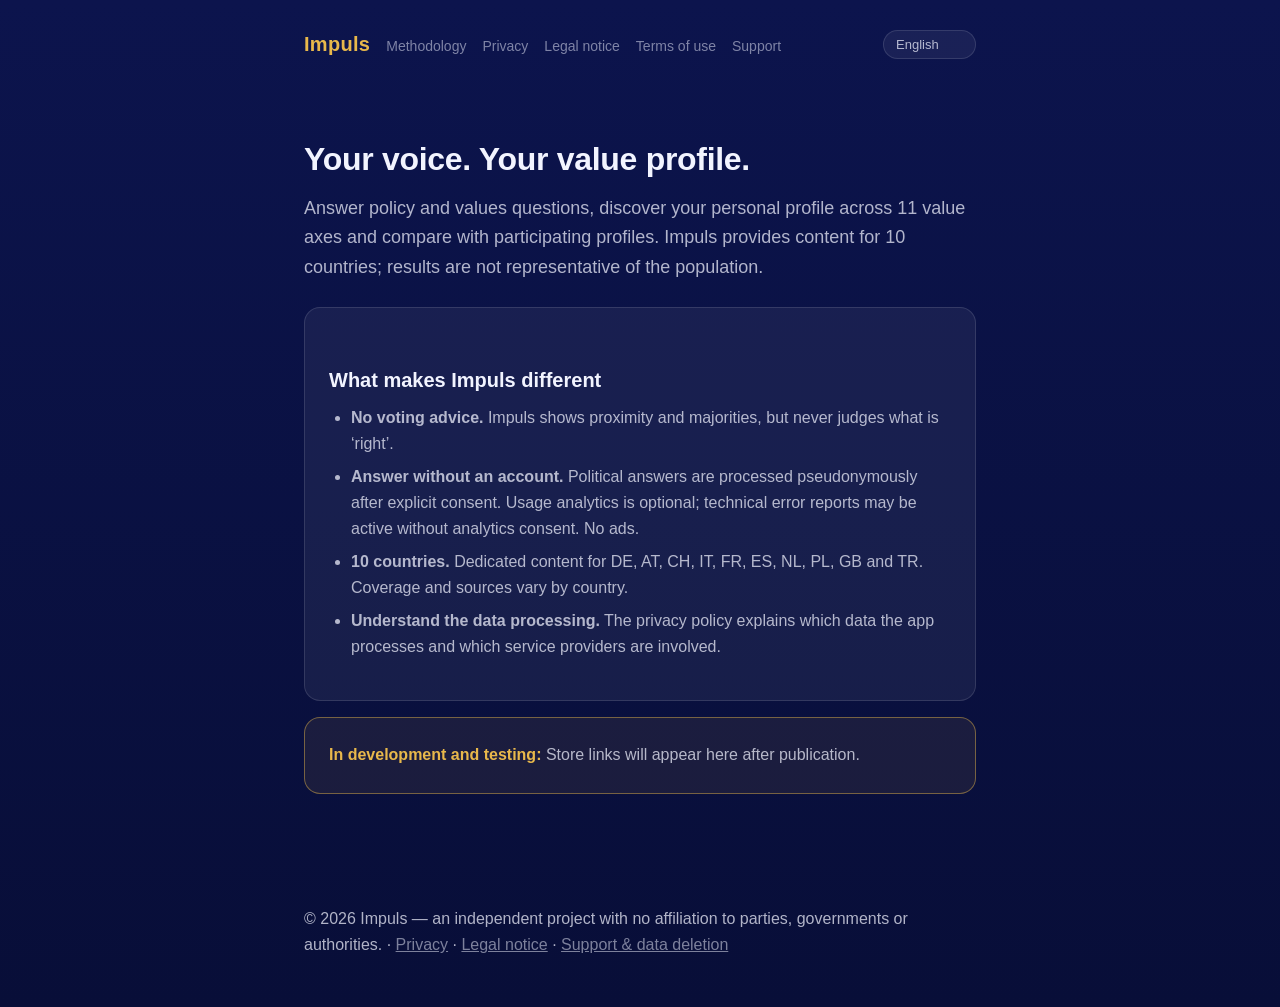
<file: index.html>
<!doctype html>
<html lang="de">
<head>
  <meta charset="utf-8">
  <meta name="viewport" content="width=device-width, initial-scale=1">
  <title data-i18n="idx_title">Impuls — Deine Stimme. Dein Werteprofil.</title>
  <meta name="description" id="meta-desc" data-i18n-attr="idx_desc" content="Politische Fragen beantworten, ein persönliches Werteprofil erhalten und mit teilnehmenden Profilen vergleichen. Keine Wahlempfehlung.">
  <link rel="stylesheet" href="style.css">
</head>
<body>
  <header class="site">
    <a class="brand" href="index.html">Impuls</a>
    <nav>
      <a href="methodik.html" data-i18n="nav_method">Methodik</a>
      <a href="datenschutz.html" data-i18n="nav_privacy">Datenschutz</a>
      <a href="impressum.html" data-i18n="nav_imprint">Impressum</a>
      <a href="nutzungsbedingungen.html" data-i18n="nav_terms">Nutzungsbedingungen</a>
      <a href="support.html" data-i18n="nav_support">Support</a>
    </nav>
    <select id="lang-switch" class="lang-switch" aria-label="Sprache / Language">
      <option value="de">Deutsch</option>
      <option value="en">English</option>
      <option value="it">Italiano</option>
      <option value="fr">Français</option>
      <option value="es">Español</option>
      <option value="nl">Nederlands</option>
      <option value="pl">Polski</option>
    </select>
  </header>
  <main>
    <h1 data-i18n="idx_h1">Deine Stimme. Dein Werteprofil.</h1>
    <p class="lead" data-i18n="idx_lead">Beantworte Sach- und Wertefragen, entdecke dein persönliches Profil auf 11 Werteachsen und vergleiche dich mit teilnehmenden Profilen. Impuls bietet Inhalte für 10 Länder; die Ergebnisse sind nicht repräsentativ für die Bevölkerung.</p>

    <div class="card">
      <h2 data-i18n="idx_card_title">Was Impuls anders macht</h2>
      <ul>
        <li data-i18n="idx_p1"><strong>Keine Wahlempfehlung.</strong> Impuls zeigt Nähe und Mehrheiten, bewertet aber nicht, was „richtig“ ist.</li>
        <li data-i18n="idx_p2"><strong>Ohne Konto antworten.</strong> Politische Antworten werden nach ausdrücklicher Einwilligung pseudonym verarbeitet. Nutzungsanalyse ist freiwillig; technische Fehlerberichte können auch ohne Analysezustimmung anfallen. Keine Werbung.</li>
        <li data-i18n="idx_p3"><strong>10 Länder.</strong> Eigene Inhalte für DE, AT, CH, IT, FR, ES, NL, PL, GB und TR. Umfang und Quellen unterscheiden sich je nach Land.</li>
        <li data-i18n="idx_p4"><strong>Datenschutz nachvollziehbar.</strong> Welche Daten die App verarbeitet und welche Dienstleister beteiligt sind, erklärt die Datenschutzerklärung.</li>
      </ul>
    </div>

    <div class="card notice">
      <p data-i18n="idx_beta"><strong>In Entwicklung und Erprobung:</strong> Store-Links erscheinen hier nach Veröffentlichung.</p>
    </div>
  </main>
  <footer>
    <p data-i18n="idx_footer">© 2026 Impuls — ein unabhängiges Projekt ohne Verbindung zu Parteien, Regierungen oder Behörden. · <a href='datenschutz.html'>Datenschutz</a> · <a href='impressum.html'>Impressum</a> · <a href='support.html'>Support &amp; Daten löschen</a></p>
  </footer>
  <script src="i18n.js" defer></script>
</body>
</html>
</file>
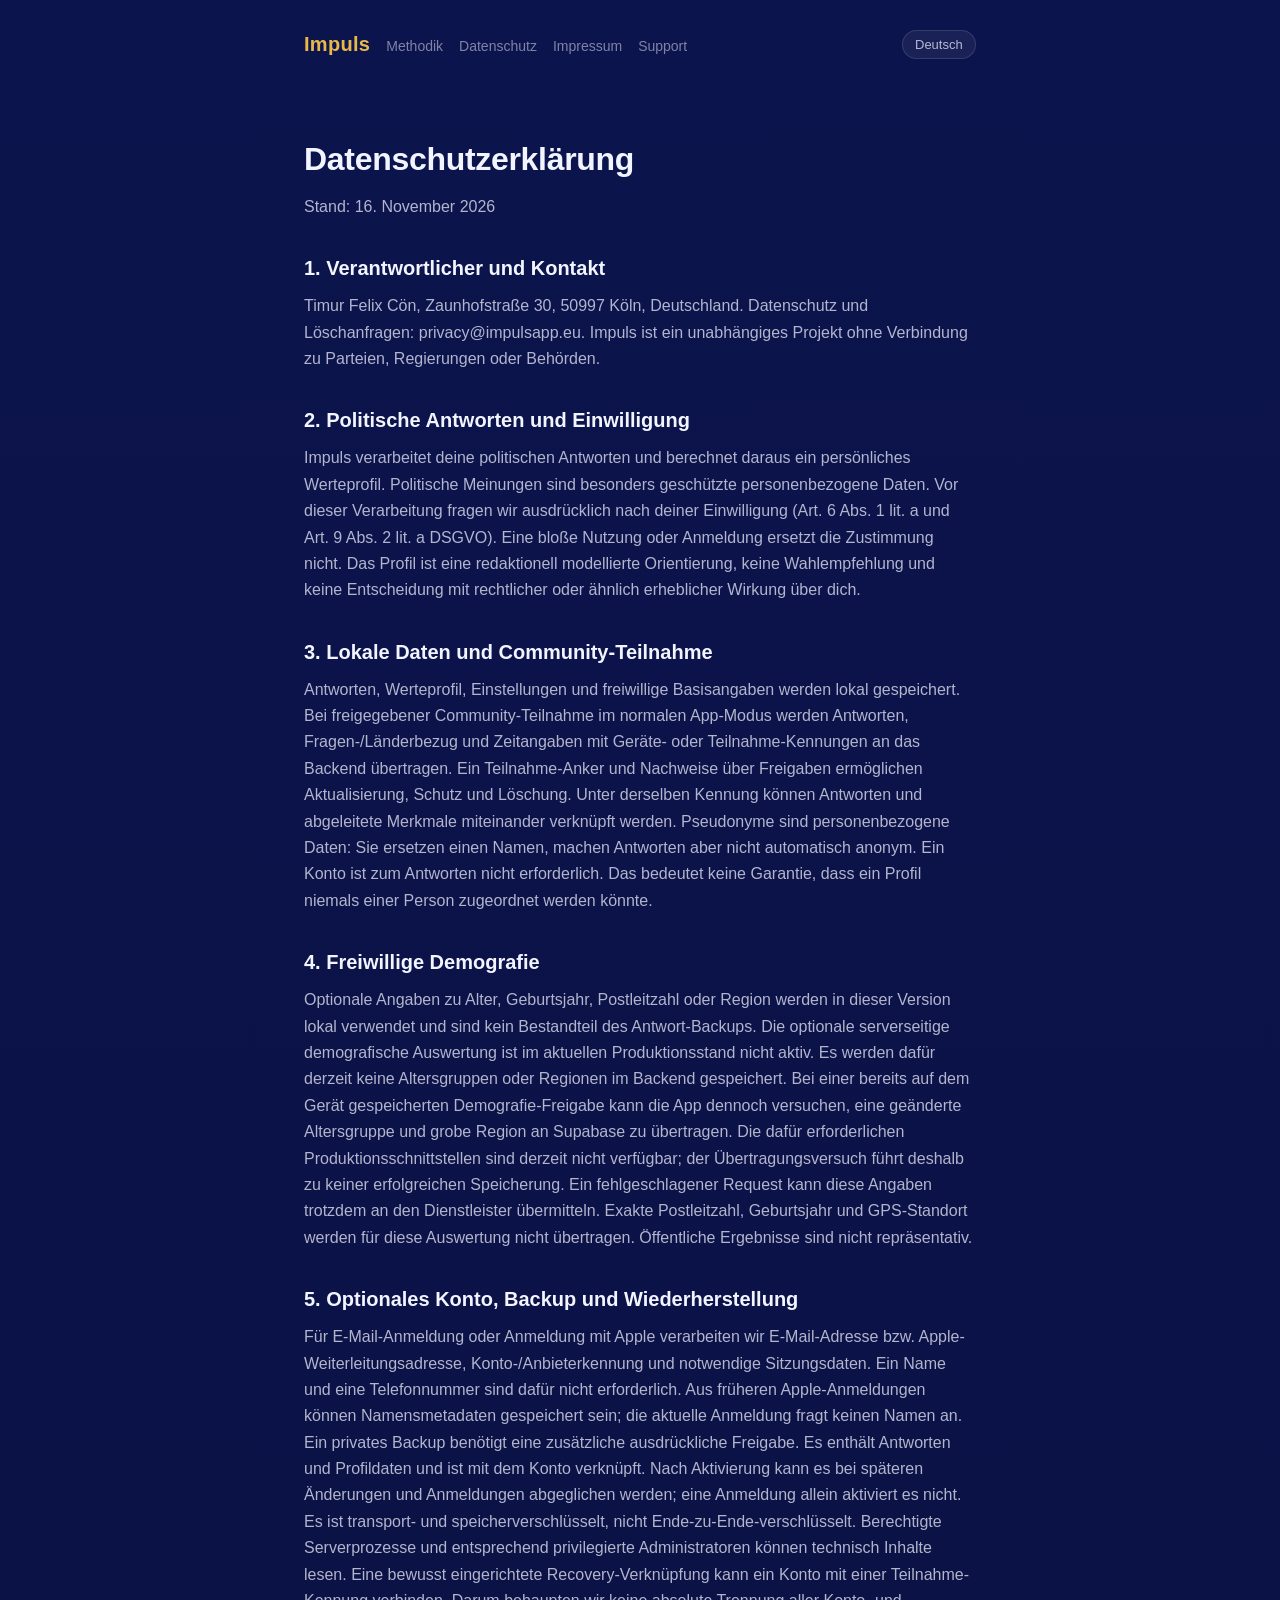
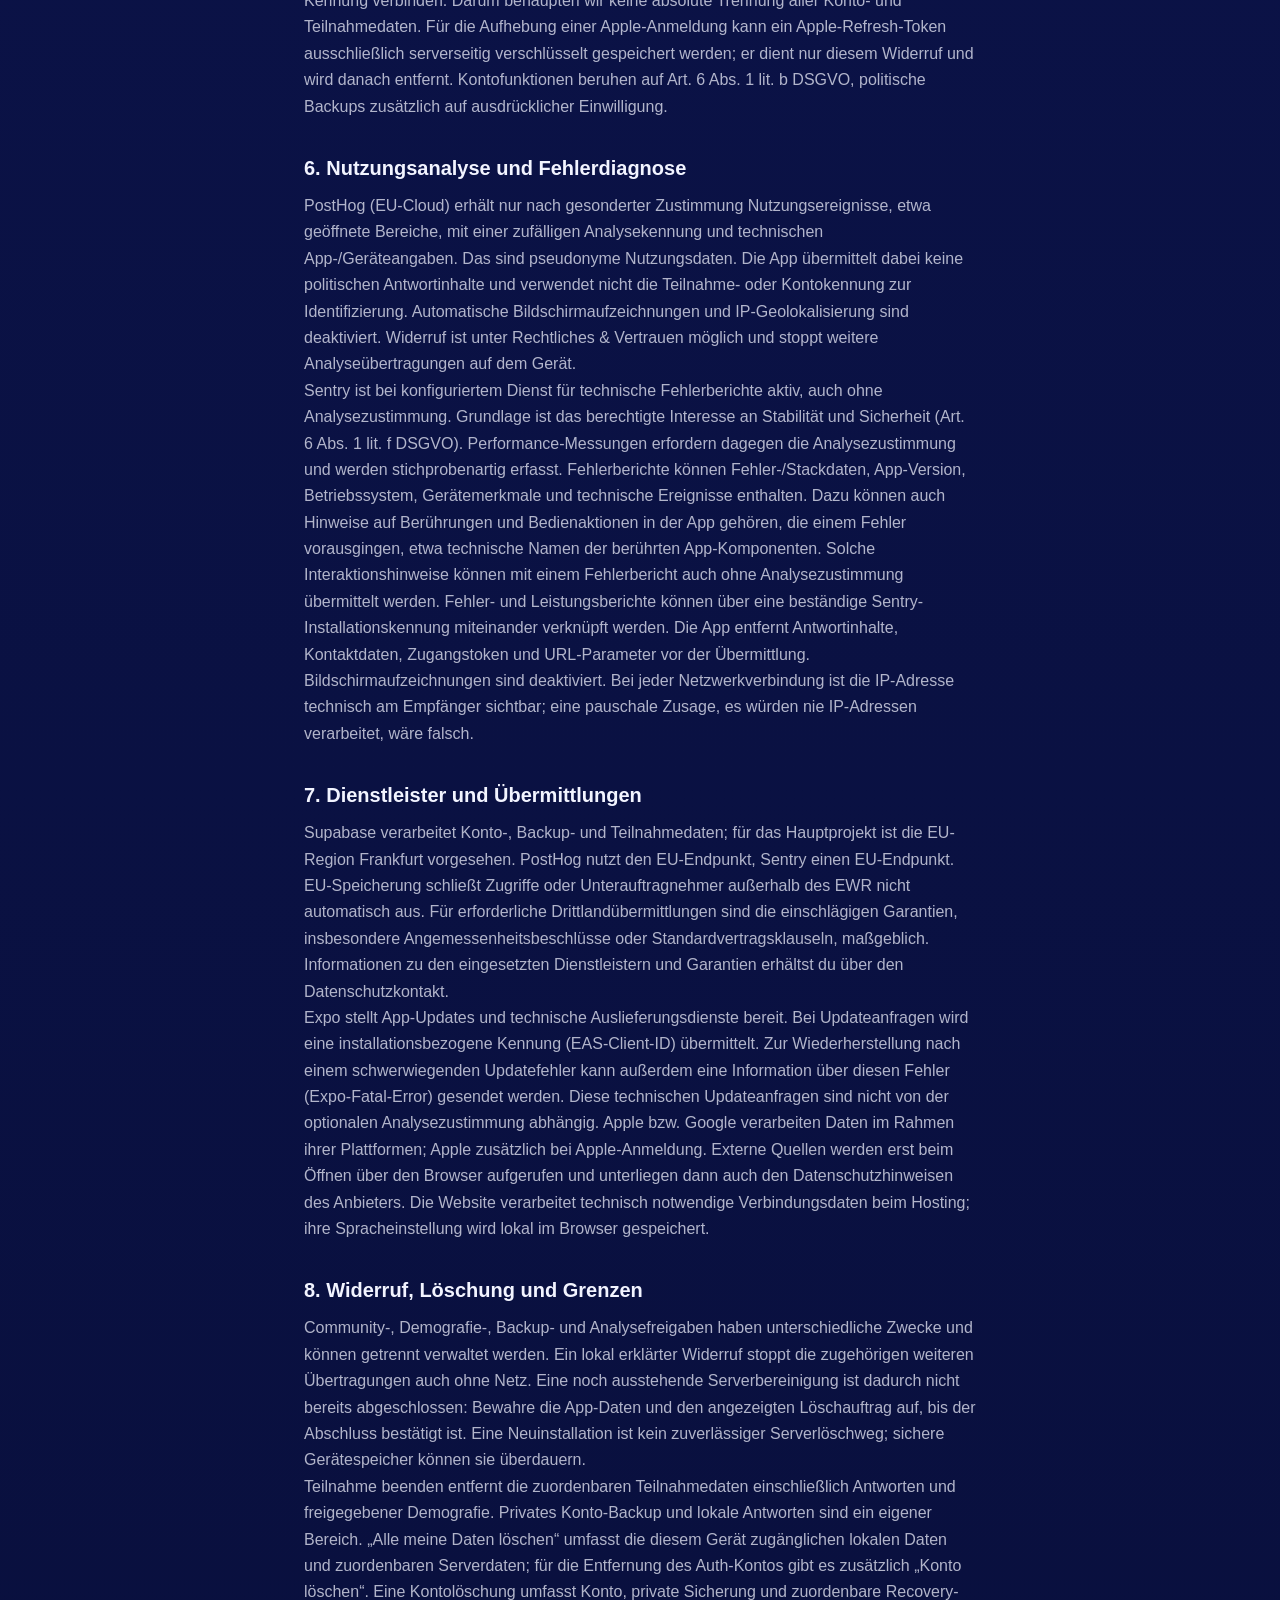
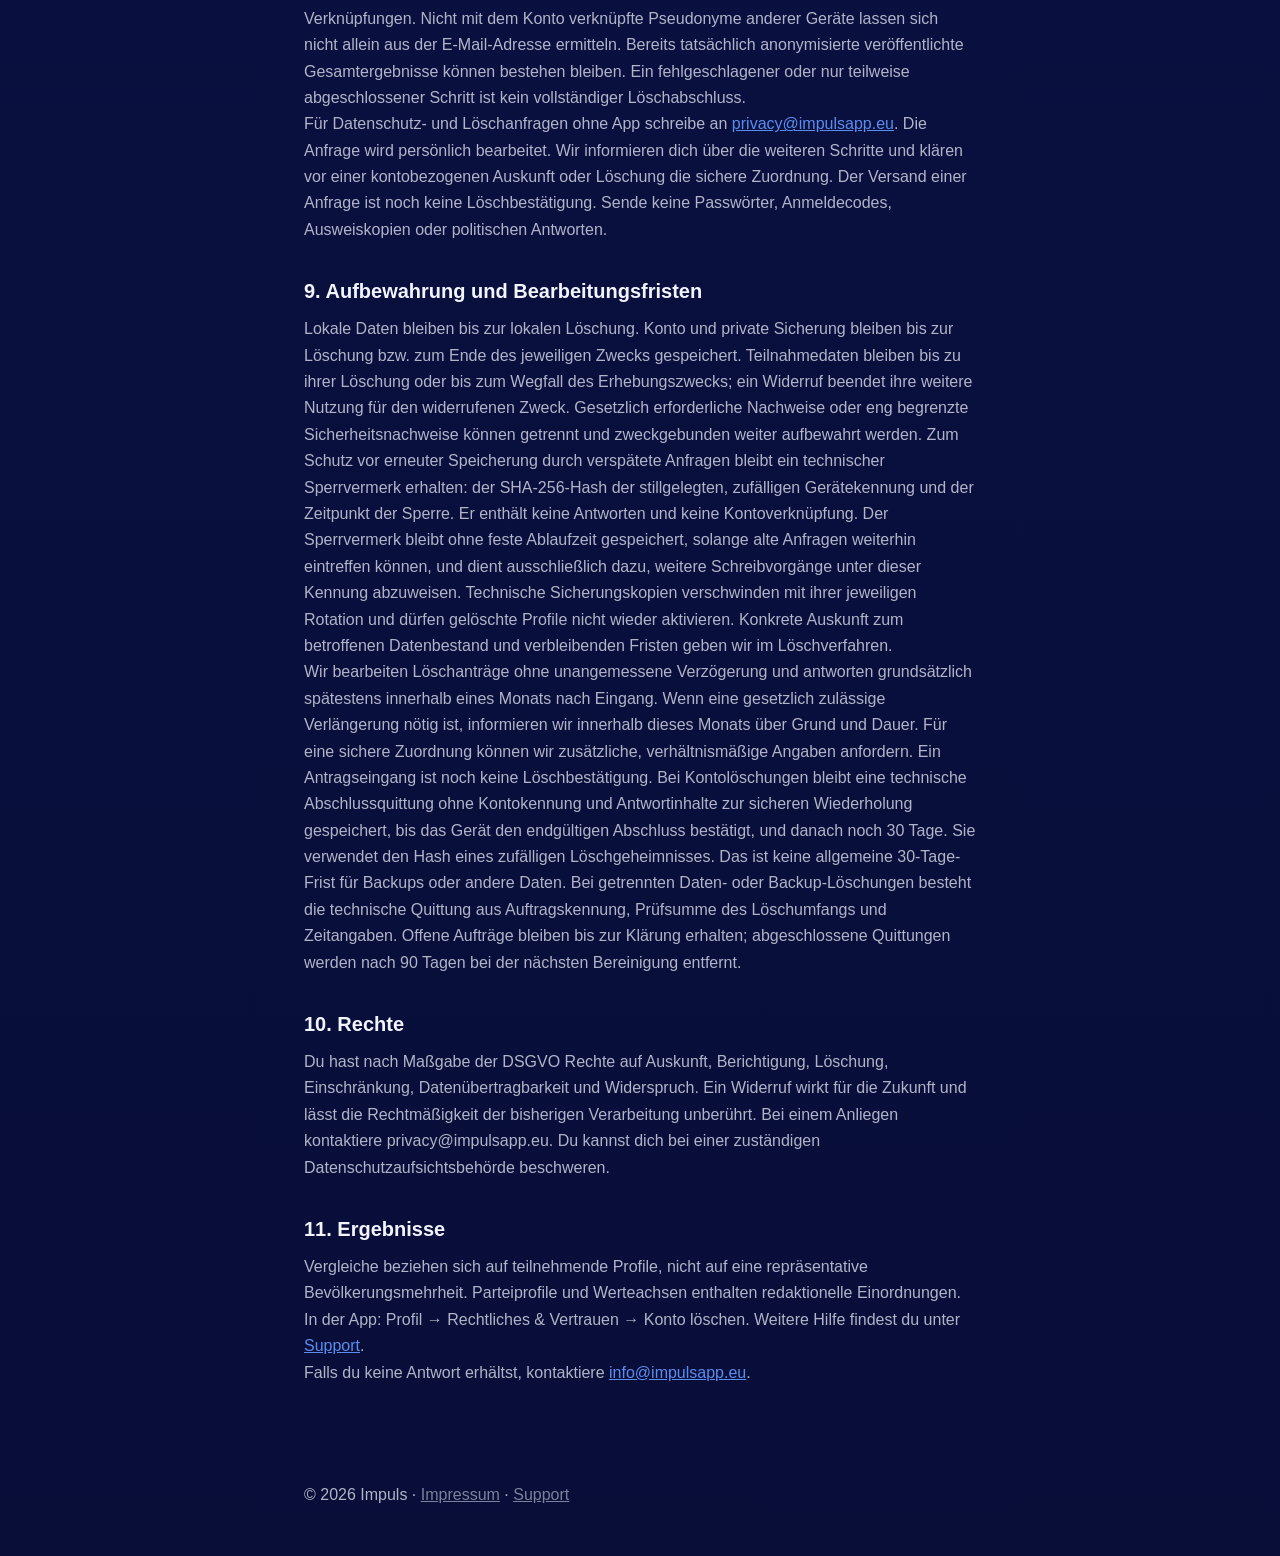
<file: datenschutz.html>
<!doctype html>
<html lang="de"><head><meta charset="utf-8"><meta name="viewport" content="width=device-width, initial-scale=1"><title>Datenschutzerklärung — Impuls</title><link rel="stylesheet" href="style.css"></head>
<body><header class="site"><a class="brand" href="index.html">Impuls</a><nav><a href="methodik.html">Methodik</a> <a href="datenschutz.html">Datenschutz</a> <a href="impressum.html">Impressum</a> <a href="support.html">Support</a></nav></header>
<main><h1>Datenschutzerklärung</h1><p>Stand: 16. November 2026</p>
<h2>1. Verantwortlicher und Kontakt</h2>
<p>Timur Felix Cön, Zaunhofstraße 30, 50997 Köln, Deutschland. Datenschutz und Löschanfragen: privacy@impulsapp.eu. Impuls ist ein unabhängiges Projekt ohne Verbindung zu Parteien, Regierungen oder Behörden.</p>
<h2>2. Politische Antworten und Einwilligung</h2>
<p>Impuls verarbeitet deine politischen Antworten und berechnet daraus ein persönliches Werteprofil. Politische Meinungen sind besonders geschützte personenbezogene Daten. Vor dieser Verarbeitung fragen wir ausdrücklich nach deiner Einwilligung (Art. 6 Abs. 1 lit. a und Art. 9 Abs. 2 lit. a DSGVO). Eine bloße Nutzung oder Anmeldung ersetzt die Zustimmung nicht. Das Profil ist eine redaktionell modellierte Orientierung, keine Wahlempfehlung und keine Entscheidung mit rechtlicher oder ähnlich erheblicher Wirkung über dich.</p>
<h2>3. Lokale Daten und Community-Teilnahme</h2>
<p>Antworten, Werteprofil, Einstellungen und freiwillige Basisangaben werden lokal gespeichert. Bei freigegebener Community-Teilnahme im normalen App-Modus werden Antworten, Fragen-/Länderbezug und Zeitangaben mit Geräte- oder Teilnahme-Kennungen an das Backend übertragen. Ein Teilnahme-Anker und Nachweise über Freigaben ermöglichen Aktualisierung, Schutz und Löschung. Unter derselben Kennung können Antworten und abgeleitete Merkmale miteinander verknüpft werden. Pseudonyme sind personenbezogene Daten: Sie ersetzen einen Namen, machen Antworten aber nicht automatisch anonym. Ein Konto ist zum Antworten nicht erforderlich. Das bedeutet keine Garantie, dass ein Profil niemals einer Person zugeordnet werden könnte.</p>
<h2>4. Freiwillige Demografie</h2>
<p>Optionale Angaben zu Alter, Geburtsjahr, Postleitzahl oder Region werden in dieser Version lokal verwendet und sind kein Bestandteil des Antwort-Backups. Die optionale serverseitige demografische Auswertung ist im aktuellen Produktionsstand nicht aktiv. Es werden dafür derzeit keine Altersgruppen oder Regionen im Backend gespeichert. Bei einer bereits auf dem Gerät gespeicherten Demografie-Freigabe kann die App dennoch versuchen, eine geänderte Altersgruppe und grobe Region an Supabase zu übertragen. Die dafür erforderlichen Produktionsschnittstellen sind derzeit nicht verfügbar; der Übertragungsversuch führt deshalb zu keiner erfolgreichen Speicherung. Ein fehlgeschlagener Request kann diese Angaben trotzdem an den Dienstleister übermitteln. Exakte Postleitzahl, Geburtsjahr und GPS-Standort werden für diese Auswertung nicht übertragen. Öffentliche Ergebnisse sind nicht repräsentativ.</p>
<h2>5. Optionales Konto, Backup und Wiederherstellung</h2>
<p>Für E-Mail-Anmeldung oder Anmeldung mit Apple verarbeiten wir E-Mail-Adresse bzw. Apple-Weiterleitungsadresse, Konto-/Anbieterkennung und notwendige Sitzungsdaten. Ein Name und eine Telefonnummer sind dafür nicht erforderlich. Aus früheren Apple-Anmeldungen können Namensmetadaten gespeichert sein; die aktuelle Anmeldung fragt keinen Namen an.<br>Ein privates Backup benötigt eine zusätzliche ausdrückliche Freigabe. Es enthält Antworten und Profildaten und ist mit dem Konto verknüpft. Nach Aktivierung kann es bei späteren Änderungen und Anmeldungen abgeglichen werden; eine Anmeldung allein aktiviert es nicht. Es ist transport- und speicherverschlüsselt, nicht Ende-zu-Ende-verschlüsselt. Berechtigte Serverprozesse und entsprechend privilegierte Administratoren können technisch Inhalte lesen. Eine bewusst eingerichtete Recovery-Verknüpfung kann ein Konto mit einer Teilnahme-Kennung verbinden. Darum behaupten wir keine absolute Trennung aller Konto- und Teilnahmedaten. Für die Aufhebung einer Apple-Anmeldung kann ein Apple-Refresh-Token ausschließlich serverseitig verschlüsselt gespeichert werden; er dient nur diesem Widerruf und wird danach entfernt. Kontofunktionen beruhen auf Art. 6 Abs. 1 lit. b DSGVO, politische Backups zusätzlich auf ausdrücklicher Einwilligung.</p>
<h2>6. Nutzungsanalyse und Fehlerdiagnose</h2>
<p>PostHog (EU-Cloud) erhält nur nach gesonderter Zustimmung Nutzungsereignisse, etwa geöffnete Bereiche, mit einer zufälligen Analysekennung und technischen App-/Geräteangaben. Das sind pseudonyme Nutzungsdaten. Die App übermittelt dabei keine politischen Antwortinhalte und verwendet nicht die Teilnahme- oder Kontokennung zur Identifizierung. Automatische Bildschirmaufzeichnungen und IP-Geolokalisierung sind deaktiviert. Widerruf ist unter Rechtliches &amp; Vertrauen möglich und stoppt weitere Analyseübertragungen auf dem Gerät.<br>Sentry ist bei konfiguriertem Dienst für technische Fehlerberichte aktiv, auch ohne Analysezustimmung. Grundlage ist das berechtigte Interesse an Stabilität und Sicherheit (Art. 6 Abs. 1 lit. f DSGVO). Performance-Messungen erfordern dagegen die Analysezustimmung und werden stichprobenartig erfasst. Fehlerberichte können Fehler-/Stackdaten, App-Version, Betriebssystem, Gerätemerkmale und technische Ereignisse enthalten. Dazu können auch Hinweise auf Berührungen und Bedienaktionen in der App gehören, die einem Fehler vorausgingen, etwa technische Namen der berührten App-Komponenten. Solche Interaktionshinweise können mit einem Fehlerbericht auch ohne Analysezustimmung übermittelt werden. Fehler- und Leistungsberichte können über eine beständige Sentry-Installationskennung miteinander verknüpft werden. Die App entfernt Antwortinhalte, Kontaktdaten, Zugangstoken und URL-Parameter vor der Übermittlung. Bildschirmaufzeichnungen sind deaktiviert. Bei jeder Netzwerkverbindung ist die IP-Adresse technisch am Empfänger sichtbar; eine pauschale Zusage, es würden nie IP-Adressen verarbeitet, wäre falsch.</p>
<h2>7. Dienstleister und Übermittlungen</h2>
<p>Supabase verarbeitet Konto-, Backup- und Teilnahmedaten; für das Hauptprojekt ist die EU-Region Frankfurt vorgesehen. PostHog nutzt den EU-Endpunkt, Sentry einen EU-Endpunkt. EU-Speicherung schließt Zugriffe oder Unterauftragnehmer außerhalb des EWR nicht automatisch aus. Für erforderliche Drittlandübermittlungen sind die einschlägigen Garantien, insbesondere Angemessenheitsbeschlüsse oder Standardvertragsklauseln, maßgeblich. Informationen zu den eingesetzten Dienstleistern und Garantien erhältst du über den Datenschutzkontakt.<br>Expo stellt App-Updates und technische Auslieferungsdienste bereit. Bei Updateanfragen wird eine installationsbezogene Kennung (EAS-Client-ID) übermittelt. Zur Wiederherstellung nach einem schwerwiegenden Updatefehler kann außerdem eine Information über diesen Fehler (Expo-Fatal-Error) gesendet werden. Diese technischen Updateanfragen sind nicht von der optionalen Analysezustimmung abhängig. Apple bzw. Google verarbeiten Daten im Rahmen ihrer Plattformen; Apple zusätzlich bei Apple-Anmeldung. Externe Quellen werden erst beim Öffnen über den Browser aufgerufen und unterliegen dann auch den Datenschutzhinweisen des Anbieters. Die Website verarbeitet technisch notwendige Verbindungsdaten beim Hosting; ihre Spracheinstellung wird lokal im Browser gespeichert.</p>
<h2>8. Widerruf, Löschung und Grenzen</h2>
<p>Community-, Demografie-, Backup- und Analysefreigaben haben unterschiedliche Zwecke und können getrennt verwaltet werden. Ein lokal erklärter Widerruf stoppt die zugehörigen weiteren Übertragungen auch ohne Netz. Eine noch ausstehende Serverbereinigung ist dadurch nicht bereits abgeschlossen: Bewahre die App-Daten und den angezeigten Löschauftrag auf, bis der Abschluss bestätigt ist. Eine Neuinstallation ist kein zuverlässiger Serverlöschweg; sichere Gerätespeicher können sie überdauern.<br>Teilnahme beenden entfernt die zuordenbaren Teilnahmedaten einschließlich Antworten und freigegebener Demografie. Privates Konto-Backup und lokale Antworten sind ein eigener Bereich. „Alle meine Daten löschen“ umfasst die diesem Gerät zugänglichen lokalen Daten und zuordenbaren Serverdaten; für die Entfernung des Auth-Kontos gibt es zusätzlich „Konto löschen“. Eine Kontolöschung umfasst Konto, private Sicherung und zuordenbare Recovery-Verknüpfungen. Nicht mit dem Konto verknüpfte Pseudonyme anderer Geräte lassen sich nicht allein aus der E-Mail-Adresse ermitteln. Bereits tatsächlich anonymisierte veröffentlichte Gesamtergebnisse können bestehen bleiben. Ein fehlgeschlagener oder nur teilweise abgeschlossener Schritt ist kein vollständiger Löschabschluss.<br>Für Datenschutz- und Löschanfragen ohne App schreibe an <a href="mailto:privacy@impulsapp.eu">privacy@impulsapp.eu</a>. Die Anfrage wird persönlich bearbeitet. Wir informieren dich über die weiteren Schritte und klären vor einer kontobezogenen Auskunft oder Löschung die sichere Zuordnung. Der Versand einer Anfrage ist noch keine Löschbestätigung. Sende keine Passwörter, Anmeldecodes, Ausweiskopien oder politischen Antworten.</p>
<h2>9. Aufbewahrung und Bearbeitungsfristen</h2>
<p>Lokale Daten bleiben bis zur lokalen Löschung. Konto und private Sicherung bleiben bis zur Löschung bzw. zum Ende des jeweiligen Zwecks gespeichert. Teilnahmedaten bleiben bis zu ihrer Löschung oder bis zum Wegfall des Erhebungszwecks; ein Widerruf beendet ihre weitere Nutzung für den widerrufenen Zweck. Gesetzlich erforderliche Nachweise oder eng begrenzte Sicherheitsnachweise können getrennt und zweckgebunden weiter aufbewahrt werden. Zum Schutz vor erneuter Speicherung durch verspätete Anfragen bleibt ein technischer Sperrvermerk erhalten: der SHA-256-Hash der stillgelegten, zufälligen Gerätekennung und der Zeitpunkt der Sperre. Er enthält keine Antworten und keine Kontoverknüpfung. Der Sperrvermerk bleibt ohne feste Ablaufzeit gespeichert, solange alte Anfragen weiterhin eintreffen können, und dient ausschließlich dazu, weitere Schreibvorgänge unter dieser Kennung abzuweisen. Technische Sicherungskopien verschwinden mit ihrer jeweiligen Rotation und dürfen gelöschte Profile nicht wieder aktivieren. Konkrete Auskunft zum betroffenen Datenbestand und verbleibenden Fristen geben wir im Löschverfahren.<br>Wir bearbeiten Löschanträge ohne unangemessene Verzögerung und antworten grundsätzlich spätestens innerhalb eines Monats nach Eingang. Wenn eine gesetzlich zulässige Verlängerung nötig ist, informieren wir innerhalb dieses Monats über Grund und Dauer. Für eine sichere Zuordnung können wir zusätzliche, verhältnismäßige Angaben anfordern. Ein Antragseingang ist noch keine Löschbestätigung. Bei Kontolöschungen bleibt eine technische Abschlussquittung ohne Kontokennung und Antwortinhalte zur sicheren Wiederholung gespeichert, bis das Gerät den endgültigen Abschluss bestätigt, und danach noch 30 Tage. Sie verwendet den Hash eines zufälligen Löschgeheimnisses. Das ist keine allgemeine 30-Tage-Frist für Backups oder andere Daten. Bei getrennten Daten- oder Backup-Löschungen besteht die technische Quittung aus Auftragskennung, Prüfsumme des Löschumfangs und Zeitangaben. Offene Aufträge bleiben bis zur Klärung erhalten; abgeschlossene Quittungen werden nach 90 Tagen bei der nächsten Bereinigung entfernt.</p>
<h2>10. Rechte</h2>
<p>Du hast nach Maßgabe der DSGVO Rechte auf Auskunft, Berichtigung, Löschung, Einschränkung, Datenübertragbarkeit und Widerspruch. Ein Widerruf wirkt für die Zukunft und lässt die Rechtmäßigkeit der bisherigen Verarbeitung unberührt. Bei einem Anliegen kontaktiere privacy@impulsapp.eu. Du kannst dich bei einer zuständigen Datenschutzaufsichtsbehörde beschweren.</p>
<h2>11. Ergebnisse</h2>
<p>Vergleiche beziehen sich auf teilnehmende Profile, nicht auf eine repräsentative Bevölkerungsmehrheit. Parteiprofile und Werteachsen enthalten redaktionelle Einordnungen.</p>
<p>In der App: Profil → Rechtliches &amp; Vertrauen → Konto löschen. Weitere Hilfe findest du unter <a href="support.html">Support</a>.</p><p>Falls du keine Antwort erhältst, kontaktiere <a href="mailto:info@impulsapp.eu">info@impulsapp.eu</a>.</p></main><footer><p>© 2026 Impuls · <a href="impressum.html">Impressum</a> · <a href="support.html">Support</a></p></footer><script src="legal-lang.js" defer></script></body></html>
</file>
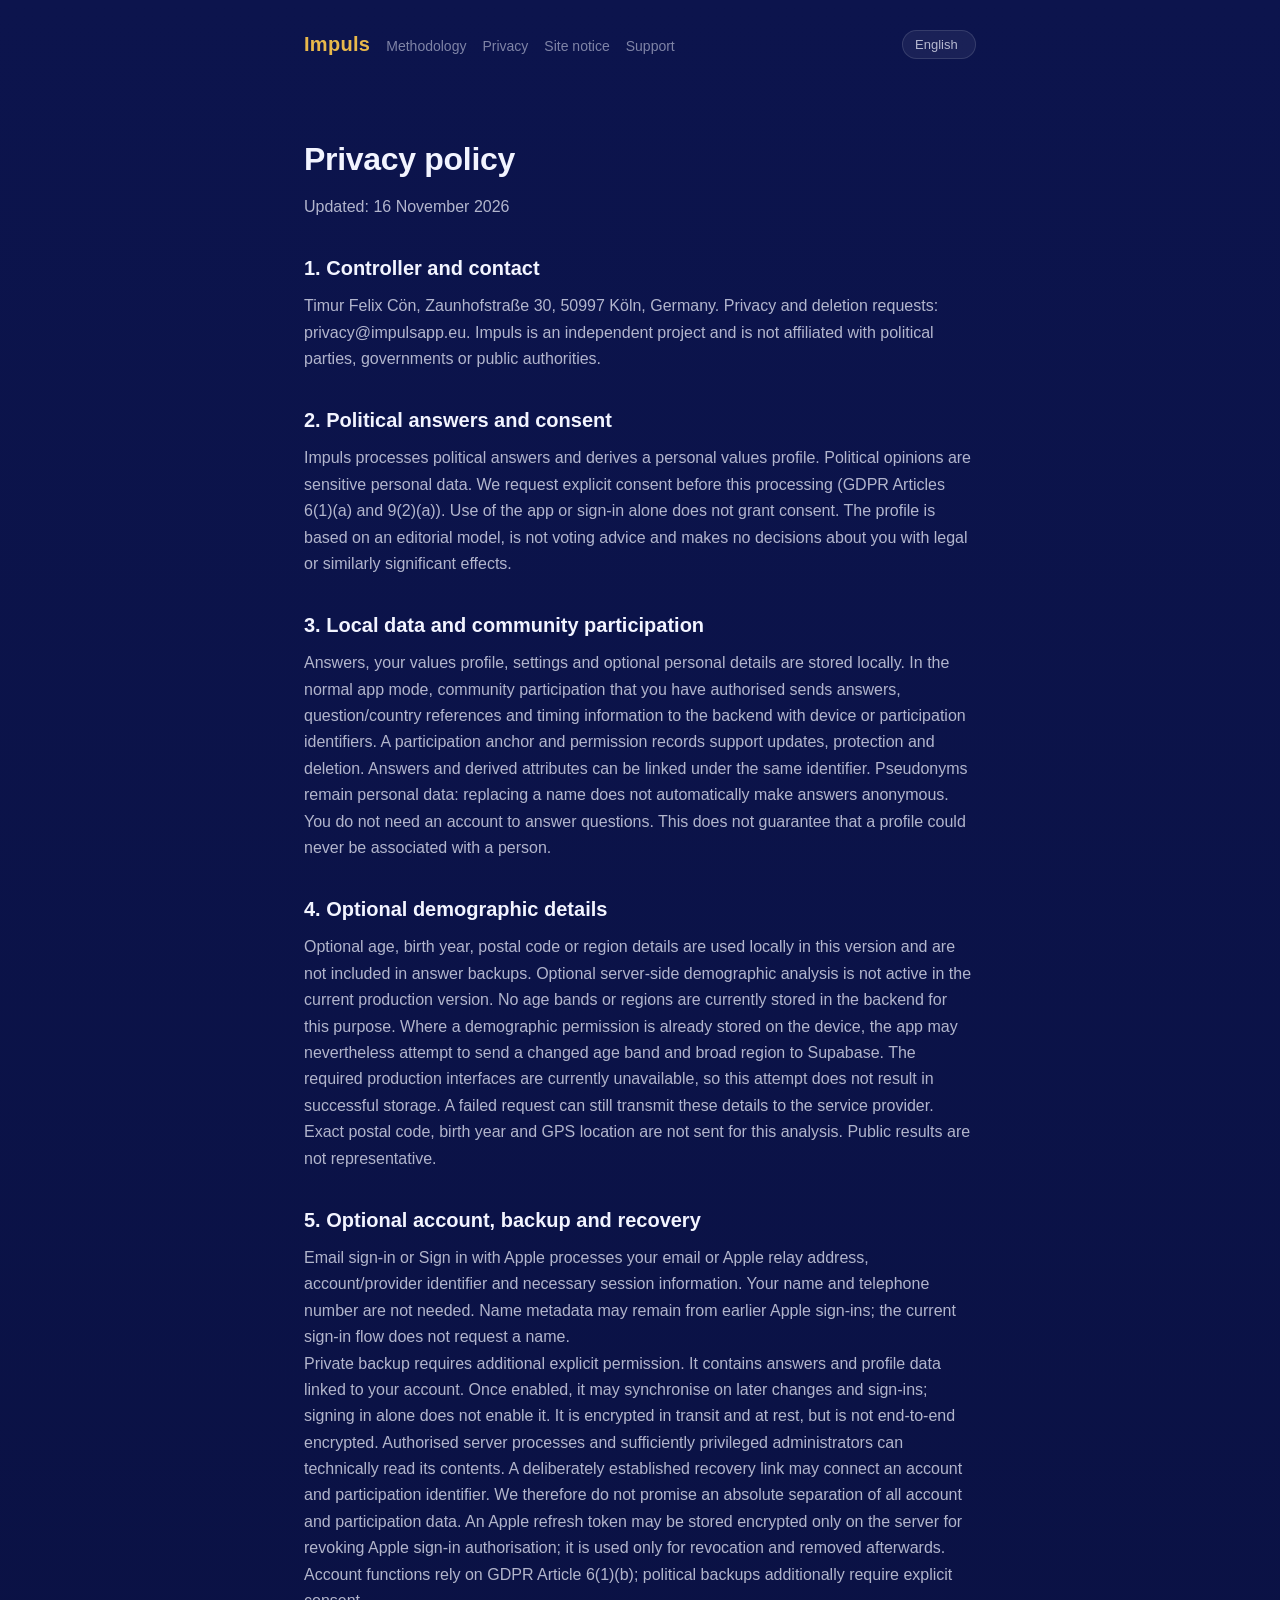
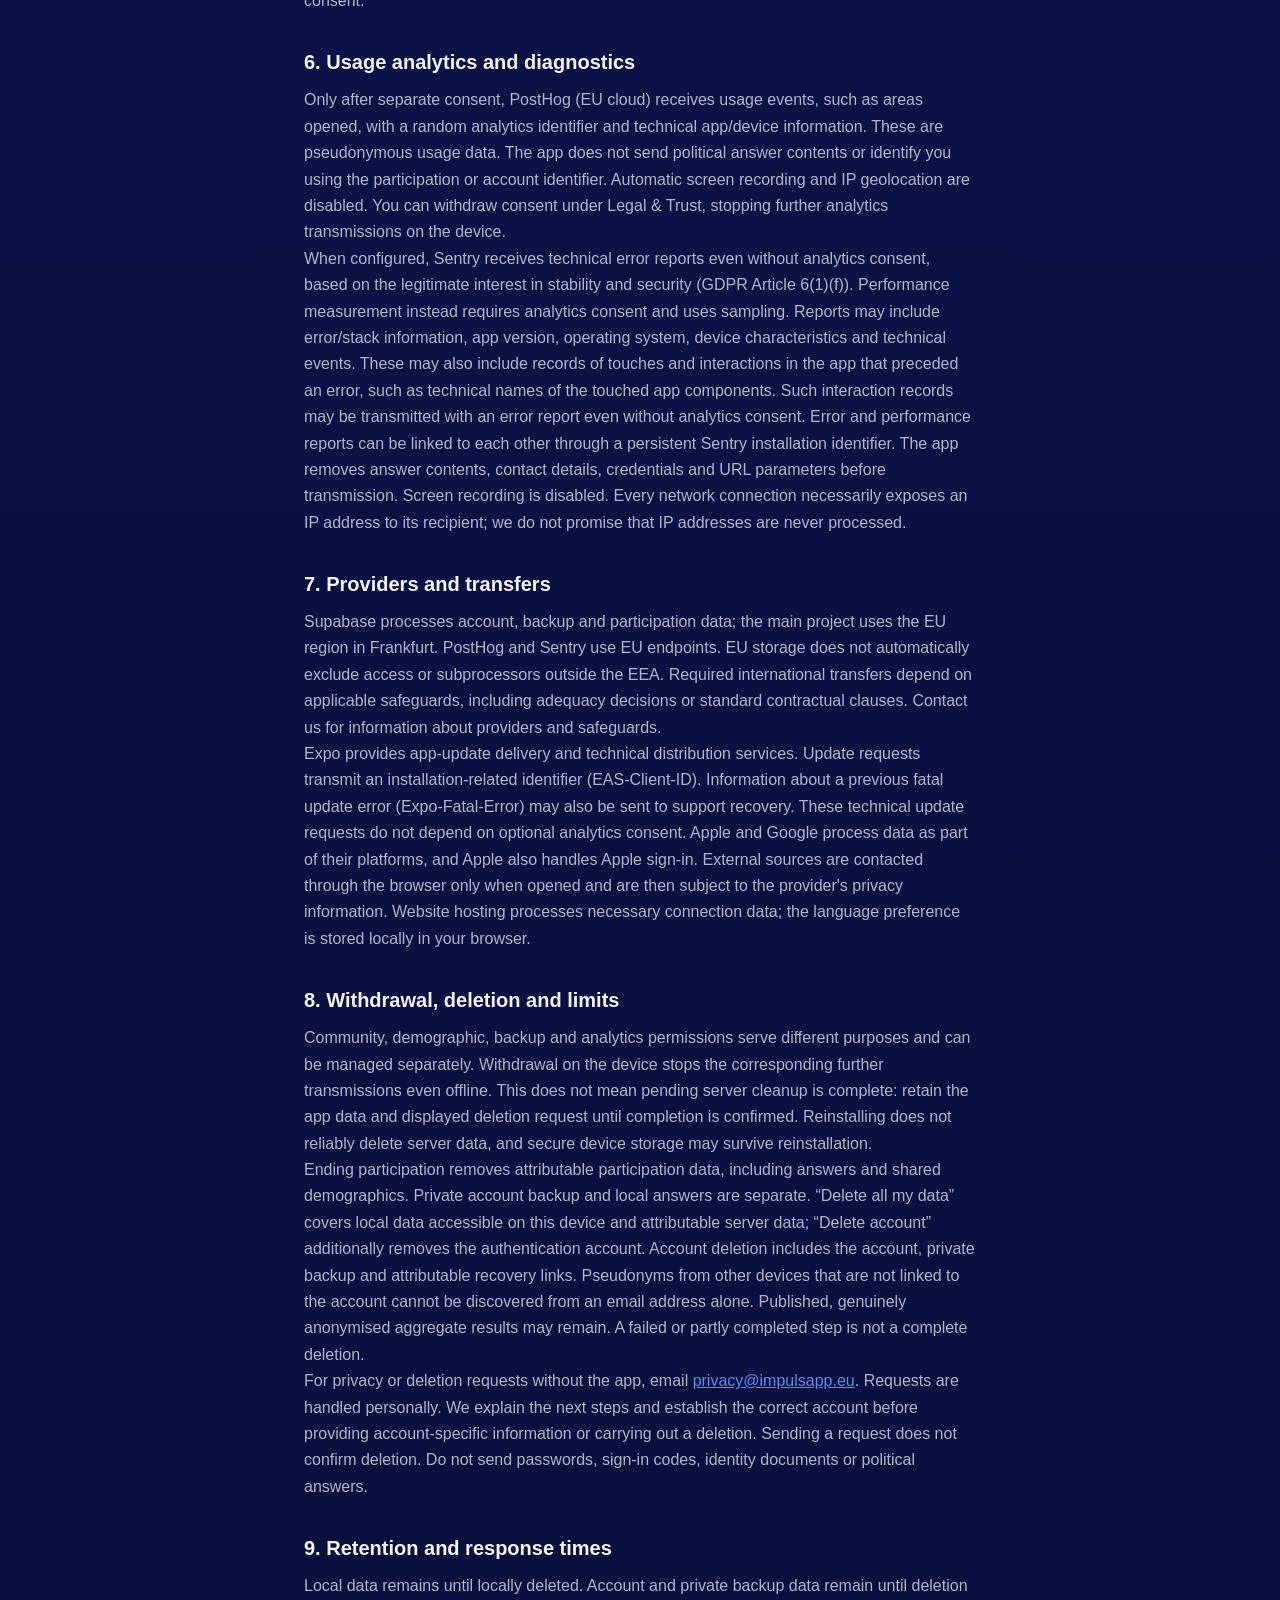
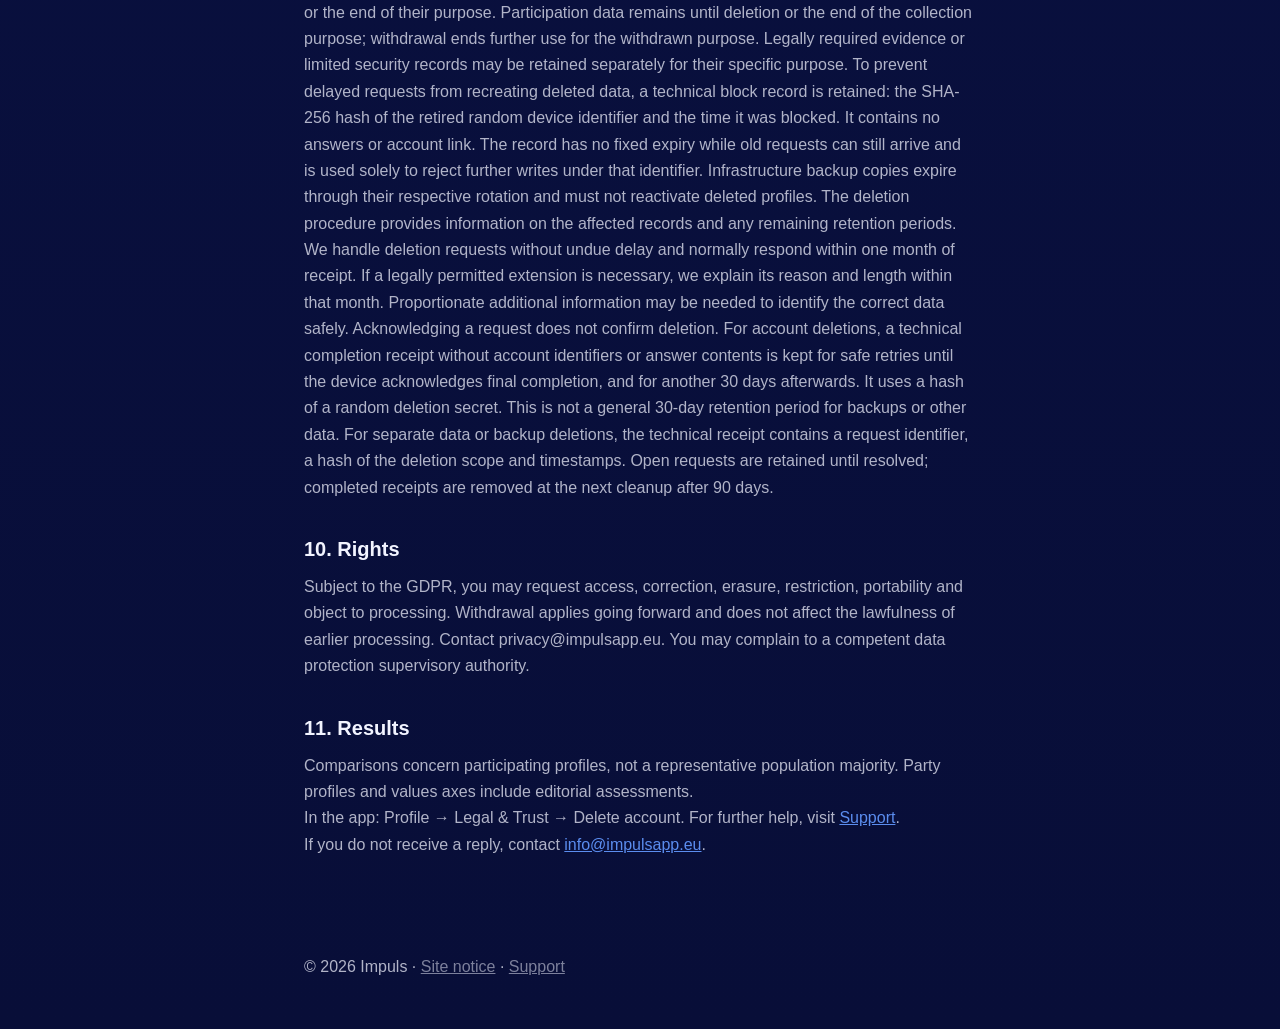
<file: datenschutz_en.html>
<!doctype html>
<html lang="en"><head><meta charset="utf-8"><meta name="viewport" content="width=device-width, initial-scale=1"><title>Privacy policy — Impuls</title><link rel="stylesheet" href="style.css"></head>
<body><header class="site"><a class="brand" href="index.html">Impuls</a><nav><a href="methodik_en.html">Methodology</a> <a href="datenschutz_en.html">Privacy</a> <a href="impressum_en.html">Site notice</a> <a href="support.html">Support</a></nav></header>
<main><h1>Privacy policy</h1><p>Updated: 16 November 2026</p>
<h2>1. Controller and contact</h2>
<p>Timur Felix Cön, Zaunhofstraße 30, 50997 Köln, Germany. Privacy and deletion requests: privacy@impulsapp.eu. Impuls is an independent project and is not affiliated with political parties, governments or public authorities.</p>
<h2>2. Political answers and consent</h2>
<p>Impuls processes political answers and derives a personal values profile. Political opinions are sensitive personal data. We request explicit consent before this processing (GDPR Articles 6(1)(a) and 9(2)(a)). Use of the app or sign-in alone does not grant consent. The profile is based on an editorial model, is not voting advice and makes no decisions about you with legal or similarly significant effects.</p>
<h2>3. Local data and community participation</h2>
<p>Answers, your values profile, settings and optional personal details are stored locally. In the normal app mode, community participation that you have authorised sends answers, question/country references and timing information to the backend with device or participation identifiers. A participation anchor and permission records support updates, protection and deletion. Answers and derived attributes can be linked under the same identifier. Pseudonyms remain personal data: replacing a name does not automatically make answers anonymous. You do not need an account to answer questions. This does not guarantee that a profile could never be associated with a person.</p>
<h2>4. Optional demographic details</h2>
<p>Optional age, birth year, postal code or region details are used locally in this version and are not included in answer backups. Optional server-side demographic analysis is not active in the current production version. No age bands or regions are currently stored in the backend for this purpose. Where a demographic permission is already stored on the device, the app may nevertheless attempt to send a changed age band and broad region to Supabase. The required production interfaces are currently unavailable, so this attempt does not result in successful storage. A failed request can still transmit these details to the service provider. Exact postal code, birth year and GPS location are not sent for this analysis. Public results are not representative.</p>
<h2>5. Optional account, backup and recovery</h2>
<p>Email sign-in or Sign in with Apple processes your email or Apple relay address, account/provider identifier and necessary session information. Your name and telephone number are not needed. Name metadata may remain from earlier Apple sign-ins; the current sign-in flow does not request a name.<br>Private backup requires additional explicit permission. It contains answers and profile data linked to your account. Once enabled, it may synchronise on later changes and sign-ins; signing in alone does not enable it. It is encrypted in transit and at rest, but is not end-to-end encrypted. Authorised server processes and sufficiently privileged administrators can technically read its contents. A deliberately established recovery link may connect an account and participation identifier. We therefore do not promise an absolute separation of all account and participation data. An Apple refresh token may be stored encrypted only on the server for revoking Apple sign-in authorisation; it is used only for revocation and removed afterwards. Account functions rely on GDPR Article 6(1)(b); political backups additionally require explicit consent.</p>
<h2>6. Usage analytics and diagnostics</h2>
<p>Only after separate consent, PostHog (EU cloud) receives usage events, such as areas opened, with a random analytics identifier and technical app/device information. These are pseudonymous usage data. The app does not send political answer contents or identify you using the participation or account identifier. Automatic screen recording and IP geolocation are disabled. You can withdraw consent under Legal &amp; Trust, stopping further analytics transmissions on the device.<br>When configured, Sentry receives technical error reports even without analytics consent, based on the legitimate interest in stability and security (GDPR Article 6(1)(f)). Performance measurement instead requires analytics consent and uses sampling. Reports may include error/stack information, app version, operating system, device characteristics and technical events. These may also include records of touches and interactions in the app that preceded an error, such as technical names of the touched app components. Such interaction records may be transmitted with an error report even without analytics consent. Error and performance reports can be linked to each other through a persistent Sentry installation identifier. The app removes answer contents, contact details, credentials and URL parameters before transmission. Screen recording is disabled. Every network connection necessarily exposes an IP address to its recipient; we do not promise that IP addresses are never processed.</p>
<h2>7. Providers and transfers</h2>
<p>Supabase processes account, backup and participation data; the main project uses the EU region in Frankfurt. PostHog and Sentry use EU endpoints. EU storage does not automatically exclude access or subprocessors outside the EEA. Required international transfers depend on applicable safeguards, including adequacy decisions or standard contractual clauses. Contact us for information about providers and safeguards.<br>Expo provides app-update delivery and technical distribution services. Update requests transmit an installation-related identifier (EAS-Client-ID). Information about a previous fatal update error (Expo-Fatal-Error) may also be sent to support recovery. These technical update requests do not depend on optional analytics consent. Apple and Google process data as part of their platforms, and Apple also handles Apple sign-in. External sources are contacted through the browser only when opened and are then subject to the provider&#x27;s privacy information. Website hosting processes necessary connection data; the language preference is stored locally in your browser.</p>
<h2>8. Withdrawal, deletion and limits</h2>
<p>Community, demographic, backup and analytics permissions serve different purposes and can be managed separately. Withdrawal on the device stops the corresponding further transmissions even offline. This does not mean pending server cleanup is complete: retain the app data and displayed deletion request until completion is confirmed. Reinstalling does not reliably delete server data, and secure device storage may survive reinstallation.<br>Ending participation removes attributable participation data, including answers and shared demographics. Private account backup and local answers are separate. “Delete all my data” covers local data accessible on this device and attributable server data; “Delete account” additionally removes the authentication account. Account deletion includes the account, private backup and attributable recovery links. Pseudonyms from other devices that are not linked to the account cannot be discovered from an email address alone. Published, genuinely anonymised aggregate results may remain. A failed or partly completed step is not a complete deletion.<br>For privacy or deletion requests without the app, email <a href="mailto:privacy@impulsapp.eu">privacy@impulsapp.eu</a>. Requests are handled personally. We explain the next steps and establish the correct account before providing account-specific information or carrying out a deletion. Sending a request does not confirm deletion. Do not send passwords, sign-in codes, identity documents or political answers.</p>
<h2>9. Retention and response times</h2>
<p>Local data remains until locally deleted. Account and private backup data remain until deletion or the end of their purpose. Participation data remains until deletion or the end of the collection purpose; withdrawal ends further use for the withdrawn purpose. Legally required evidence or limited security records may be retained separately for their specific purpose. To prevent delayed requests from recreating deleted data, a technical block record is retained: the SHA-256 hash of the retired random device identifier and the time it was blocked. It contains no answers or account link. The record has no fixed expiry while old requests can still arrive and is used solely to reject further writes under that identifier. Infrastructure backup copies expire through their respective rotation and must not reactivate deleted profiles. The deletion procedure provides information on the affected records and any remaining retention periods.<br>We handle deletion requests without undue delay and normally respond within one month of receipt. If a legally permitted extension is necessary, we explain its reason and length within that month. Proportionate additional information may be needed to identify the correct data safely. Acknowledging a request does not confirm deletion. For account deletions, a technical completion receipt without account identifiers or answer contents is kept for safe retries until the device acknowledges final completion, and for another 30 days afterwards. It uses a hash of a random deletion secret. This is not a general 30-day retention period for backups or other data. For separate data or backup deletions, the technical receipt contains a request identifier, a hash of the deletion scope and timestamps. Open requests are retained until resolved; completed receipts are removed at the next cleanup after 90 days.</p>
<h2>10. Rights</h2>
<p>Subject to the GDPR, you may request access, correction, erasure, restriction, portability and object to processing. Withdrawal applies going forward and does not affect the lawfulness of earlier processing. Contact privacy@impulsapp.eu. You may complain to a competent data protection supervisory authority.</p>
<h2>11. Results</h2>
<p>Comparisons concern participating profiles, not a representative population majority. Party profiles and values axes include editorial assessments.</p>
<p>In the app: Profile → Legal &amp; Trust → Delete account. For further help, visit <a href="support.html">Support</a>.</p><p>If you do not receive a reply, contact <a href="mailto:info@impulsapp.eu">info@impulsapp.eu</a>.</p></main><footer><p>© 2026 Impuls · <a href="impressum_en.html">Site notice</a> · <a href="support.html">Support</a></p></footer><script src="legal-lang.js" defer></script></body></html>
</file>
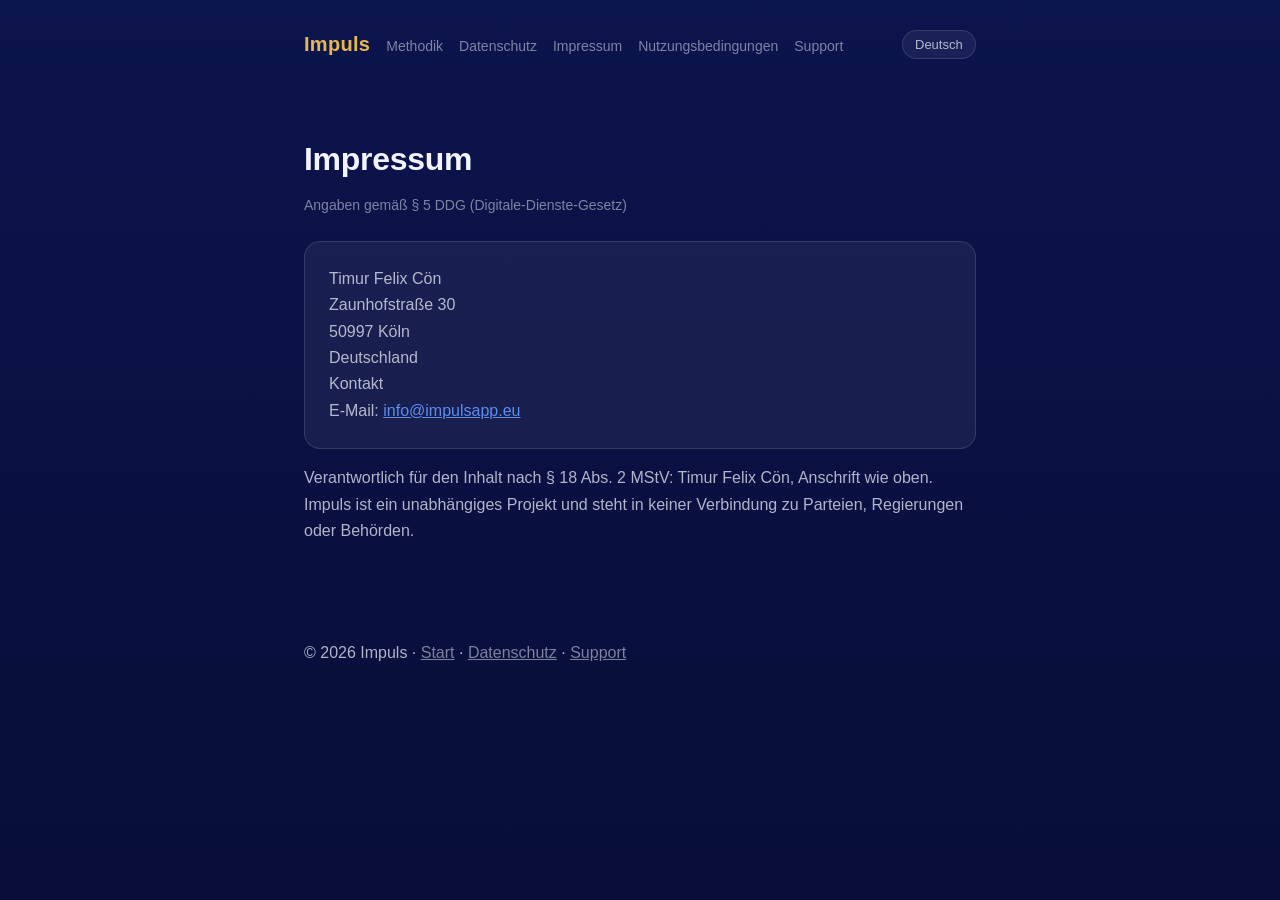
<file: impressum.html>
<!doctype html>
<html lang="de">
<head>
  <meta charset="utf-8">
  <meta name="viewport" content="width=device-width, initial-scale=1">
  <title>Impressum — Impuls</title>
  <link rel="stylesheet" href="style.css">
</head>
<body>
  <header class="site">
    <a class="brand" href="index.html">Impuls</a>
    <nav>
      <a href="methodik.html">Methodik</a>
      <a href="datenschutz.html">Datenschutz</a>
      <a href="impressum.html">Impressum</a>
      <a href="nutzungsbedingungen.html">Nutzungsbedingungen</a>
      <a href="support.html">Support</a>
    </nav>
  </header>
  <main>
    <h1>Impressum</h1>
    <p class="meta">Angaben gemäß § 5 DDG (Digitale-Dienste-Gesetz)</p>

    <div class="card">
      <p>
        Timur Felix Cön<br>
        Zaunhofstraße 30<br>
        50997 Köln<br>
        Deutschland
      </p>
      <p>Kontakt<br>
      E-Mail: <a href="mailto:info@impulsapp.eu">info@impulsapp.eu</a></p>
    </div>

    <p>Verantwortlich für den Inhalt nach § 18 Abs. 2 MStV:
    Timur Felix Cön, Anschrift wie oben.</p>

    <p>Impuls ist ein unabhängiges Projekt und steht in keiner
    Verbindung zu Parteien, Regierungen oder Behörden.</p>
  </main>
  <footer>
    <p>© 2026 Impuls · <a href="index.html">Start</a> · <a href="datenschutz.html">Datenschutz</a> · <a href="support.html">Support</a></p>
  </footer>
  <script src="legal-lang.js" defer></script>
</body>
</html>
</file>
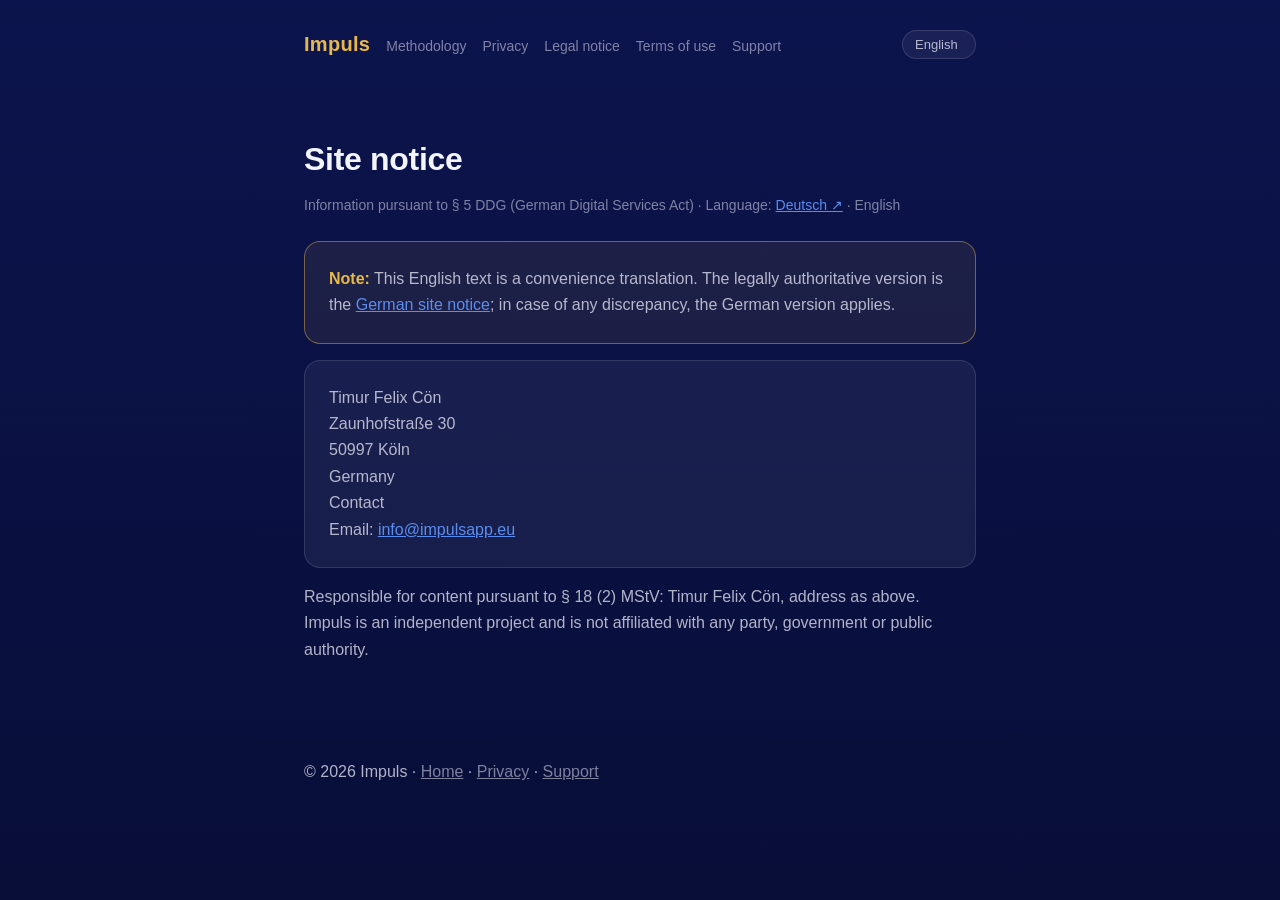
<file: impressum_en.html>
<!doctype html>
<html lang="en">
<head>
  <meta charset="utf-8">
  <meta name="viewport" content="width=device-width, initial-scale=1">
  <title>Site notice — Impuls</title>
  <link rel="stylesheet" href="style.css">
</head>
<body>
  <header class="site">
    <a class="brand" href="index.html">Impuls</a>
    <nav>
      <a href="methodik_en.html">Methodology</a>
      <a href="datenschutz_en.html">Privacy</a>
      <a href="impressum_en.html">Legal notice</a>
      <a href="nutzungsbedingungen_en.html">Terms of use</a>
      <a href="support.html">Support</a>
    </nav>
  </header>
  <main>
    <h1>Site notice</h1>
    <p class="meta">Information pursuant to § 5 DDG (German Digital Services Act) · Language: <a href="impressum.html">Deutsch ↗</a> · English</p>

    <div class="card notice">
      <p><strong>Note:</strong> This English text is a convenience translation. The legally
      authoritative version is the <a href="impressum.html">German site notice</a>;
      in case of any discrepancy, the German version applies.</p>
    </div>

    <div class="card">
      <p>
        Timur Felix Cön<br>
        Zaunhofstraße 30<br>
        50997 Köln<br>
        Germany
      </p>
      <p>Contact<br>
      Email: <a href="mailto:info@impulsapp.eu">info@impulsapp.eu</a></p>
    </div>

    <p>Responsible for content pursuant to § 18 (2) MStV: Timur Felix Cön, address as above.</p>

    <p>Impuls is an independent project and is not affiliated with any party, government or public authority.</p>
  </main>
  <footer>
    <p>© 2026 Impuls · <a href="index.html">Home</a> · <a href="datenschutz_en.html">Privacy</a> · <a href="support.html">Support</a></p>
  </footer>
  <script src="legal-lang.js" defer></script>
</body>
</html>
</file>
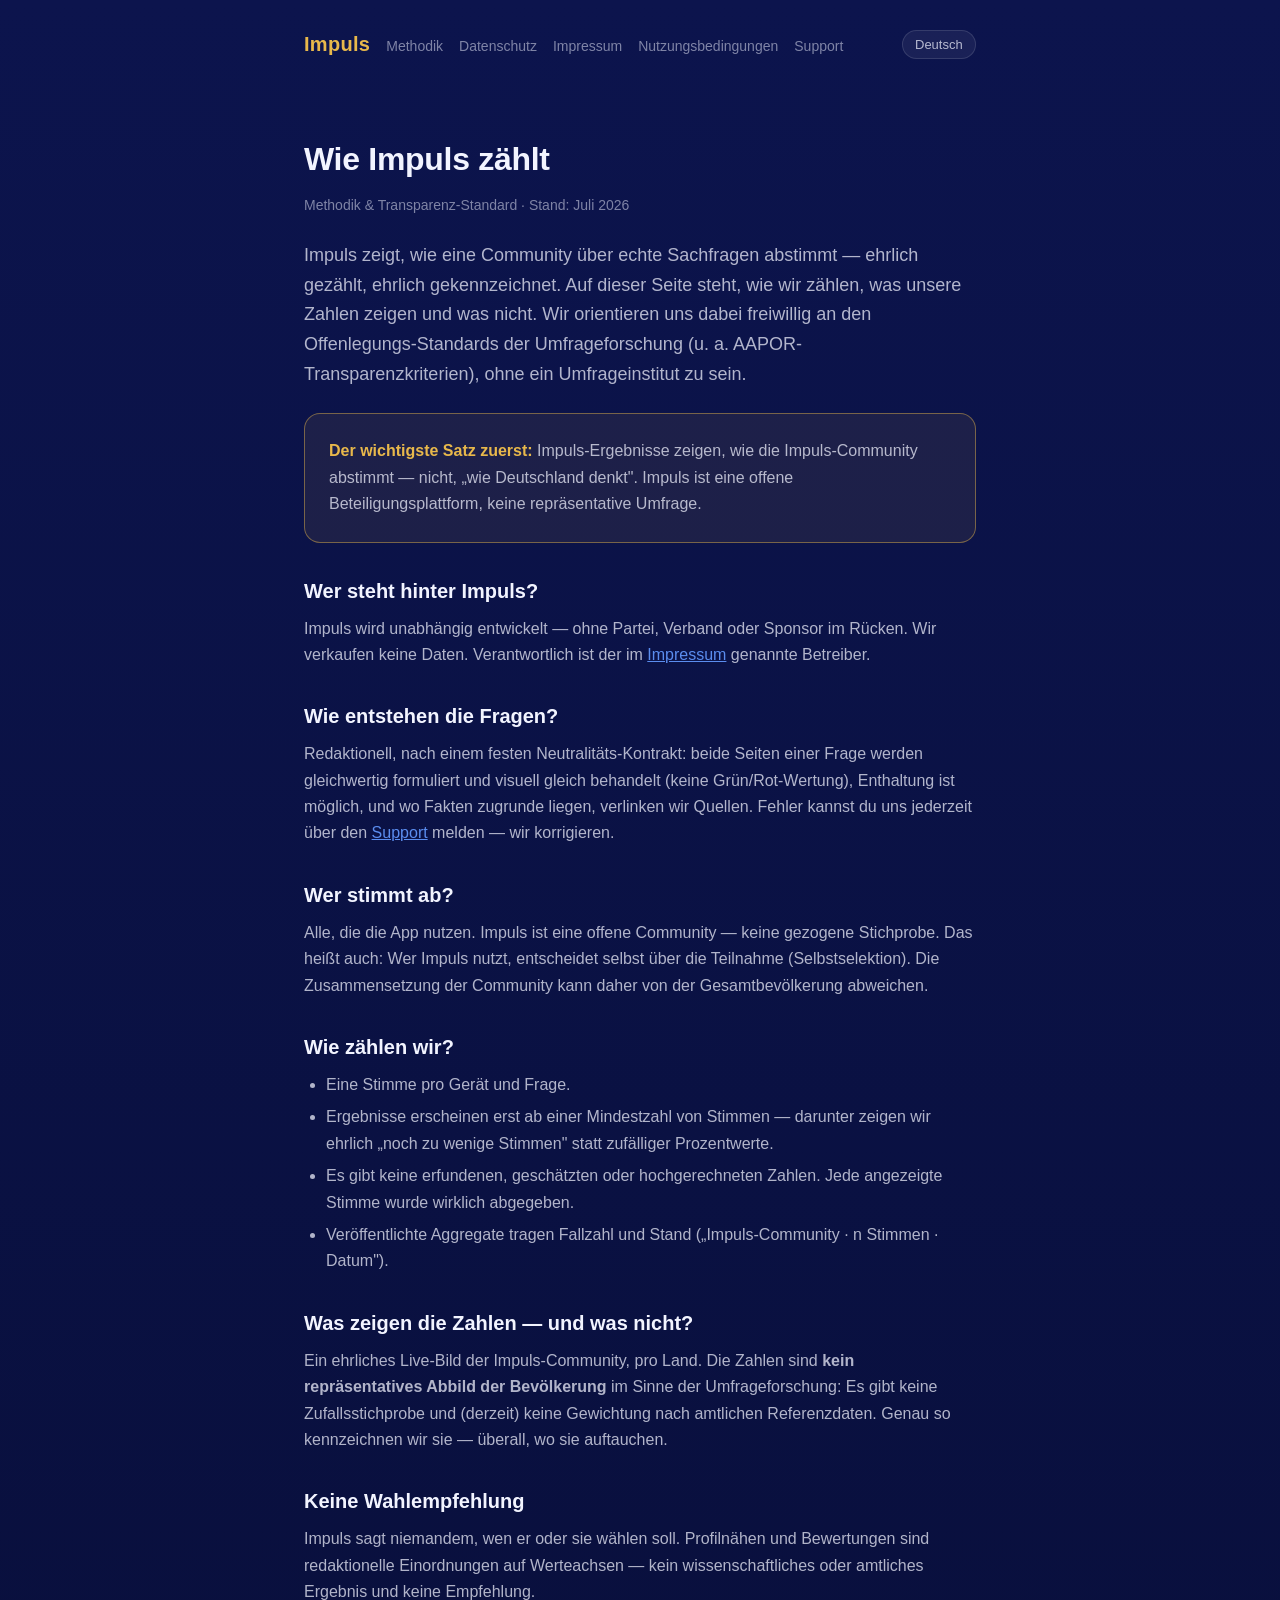
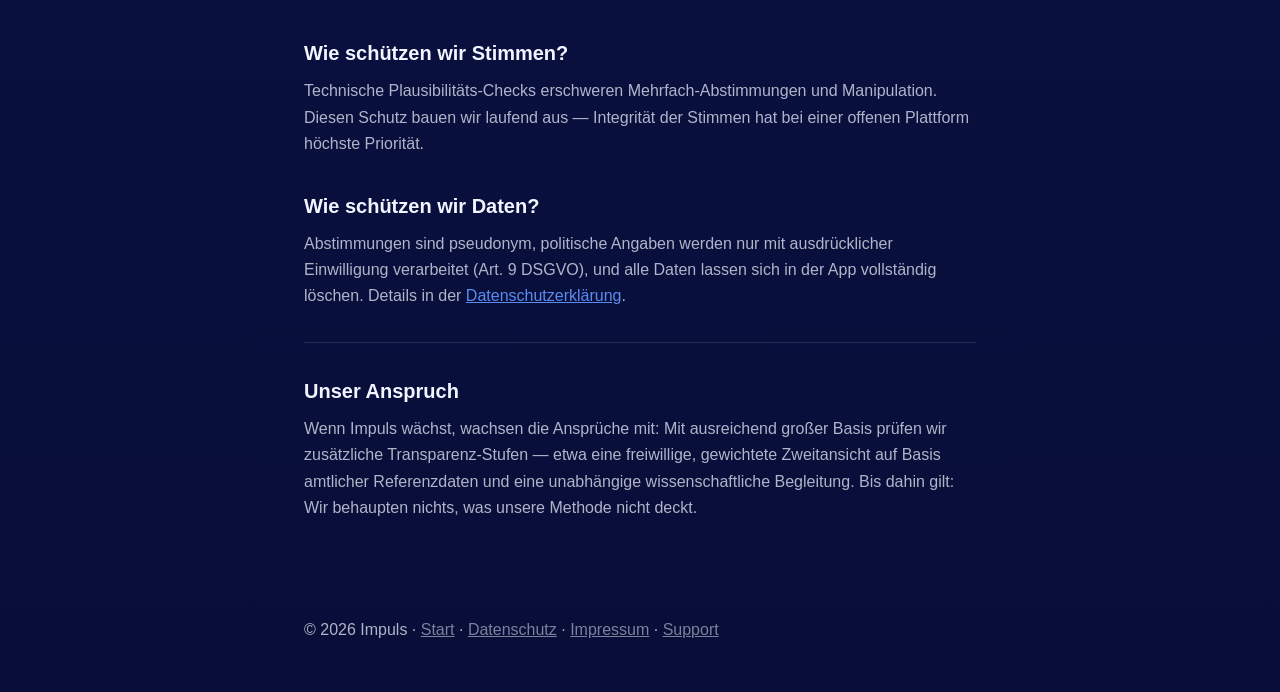
<file: methodik.html>
<!doctype html>
<html lang="de">
<head>
  <meta charset="utf-8">
  <meta name="viewport" content="width=device-width, initial-scale=1">
  <title>Methodik — Wie Impuls zählt</title>
  <meta name="description" content="Wie Impuls Stimmen zählt, was die Zahlen zeigen — und was nicht. Transparenz-Standard der Impuls-App.">
  <link rel="stylesheet" href="style.css">
</head>
<body>
  <header class="site">
    <a class="brand" href="index.html">Impuls</a>
    <nav>
      <a href="methodik.html">Methodik</a>
      <a href="datenschutz.html">Datenschutz</a>
      <a href="impressum.html">Impressum</a>
      <a href="nutzungsbedingungen.html">Nutzungsbedingungen</a>
      <a href="support.html">Support</a>
    </nav>
  </header>
  <main>
    <h1>Wie Impuls zählt</h1>
    <p class="meta">Methodik &amp; Transparenz-Standard · Stand: Juli 2026</p>

    <p class="lead">Impuls zeigt, wie eine Community über echte Sachfragen
    abstimmt — ehrlich gezählt, ehrlich gekennzeichnet. Auf dieser Seite
    steht, wie wir zählen, was unsere Zahlen zeigen und was nicht. Wir
    orientieren uns dabei freiwillig an den Offenlegungs-Standards der
    Umfrageforschung (u.&nbsp;a. AAPOR-Transparenzkriterien), ohne ein
    Umfrageinstitut zu sein.</p>

    <div class="card notice">
      <p><strong>Der wichtigste Satz zuerst:</strong> Impuls-Ergebnisse
      zeigen, wie die Impuls-Community abstimmt — nicht, „wie Deutschland
      denkt". Impuls ist eine offene Beteiligungsplattform, keine
      repräsentative Umfrage.</p>
    </div>

    <h2>Wer steht hinter Impuls?</h2>
    <p>Impuls wird unabhängig entwickelt — ohne Partei, Verband oder
    Sponsor im Rücken. Wir verkaufen keine Daten. Verantwortlich ist der
    im <a href="impressum.html">Impressum</a> genannte Betreiber.</p>

    <h2>Wie entstehen die Fragen?</h2>
    <p>Redaktionell, nach einem festen Neutralitäts-Kontrakt: beide Seiten
    einer Frage werden gleichwertig formuliert und visuell gleich behandelt
    (keine Grün/Rot-Wertung), Enthaltung ist möglich, und wo Fakten
    zugrunde liegen, verlinken wir Quellen. Fehler kannst du uns jederzeit
    über den <a href="support.html">Support</a> melden — wir korrigieren.</p>

    <h2>Wer stimmt ab?</h2>
    <p>Alle, die die App nutzen. Impuls ist eine offene Community — keine
    gezogene Stichprobe. Das heißt auch: Wer Impuls nutzt, entscheidet
    selbst über die Teilnahme (Selbstselektion). Die Zusammensetzung der
    Community kann daher von der Gesamtbevölkerung abweichen.</p>

    <h2>Wie zählen wir?</h2>
    <ul>
      <li>Eine Stimme pro Gerät und Frage.</li>
      <li>Ergebnisse erscheinen erst ab einer Mindestzahl von Stimmen —
      darunter zeigen wir ehrlich „noch zu wenige Stimmen" statt
      zufälliger Prozentwerte.</li>
      <li>Es gibt keine erfundenen, geschätzten oder hochgerechneten
      Zahlen. Jede angezeigte Stimme wurde wirklich abgegeben.</li>
      <li>Veröffentlichte Aggregate tragen Fallzahl und Stand
      („Impuls-Community · n Stimmen · Datum").</li>
    </ul>

    <h2>Was zeigen die Zahlen — und was nicht?</h2>
    <p>Ein ehrliches Live-Bild der Impuls-Community, pro Land. Die Zahlen
    sind <strong>kein repräsentatives Abbild der Bevölkerung</strong> im
    Sinne der Umfrageforschung: Es gibt keine Zufallsstichprobe und
    (derzeit) keine Gewichtung nach amtlichen Referenzdaten. Genau so
    kennzeichnen wir sie — überall, wo sie auftauchen.</p>

    <h2>Keine Wahlempfehlung</h2>
    <p>Impuls sagt niemandem, wen er oder sie wählen soll. Profilnähen und
    Bewertungen sind redaktionelle Einordnungen auf Werteachsen — kein
    wissenschaftliches oder amtliches Ergebnis und keine Empfehlung.</p>

    <h2>Wie schützen wir Stimmen?</h2>
    <p>Technische Plausibilitäts-Checks erschweren Mehrfach-Abstimmungen
    und Manipulation. Diesen Schutz bauen wir laufend aus — Integrität der
    Stimmen hat bei einer offenen Plattform höchste Priorität.</p>

    <h2>Wie schützen wir Daten?</h2>
    <p>Abstimmungen sind pseudonym, politische Angaben werden nur mit
    ausdrücklicher Einwilligung verarbeitet (Art.&nbsp;9 DSGVO), und alle
    Daten lassen sich in der App vollständig löschen. Details in der
    <a href="datenschutz.html">Datenschutzerklärung</a>.</p>

    <hr>

    <h2>Unser Anspruch</h2>
    <p>Wenn Impuls wächst, wachsen die Ansprüche mit: Mit ausreichend
    großer Basis prüfen wir zusätzliche Transparenz-Stufen — etwa eine
    freiwillige, gewichtete Zweitansicht auf Basis amtlicher Referenzdaten
    und eine unabhängige wissenschaftliche Begleitung. Bis dahin gilt:
    Wir behaupten nichts, was unsere Methode nicht deckt.</p>
  </main>
  <footer>
    <p>© 2026 Impuls · <a href="index.html">Start</a> · <a href="datenschutz.html">Datenschutz</a> · <a href="impressum.html">Impressum</a> · <a href="support.html">Support</a></p>
  </footer>
  <script src="legal-lang.js" defer></script>
</body>
</html>
</file>
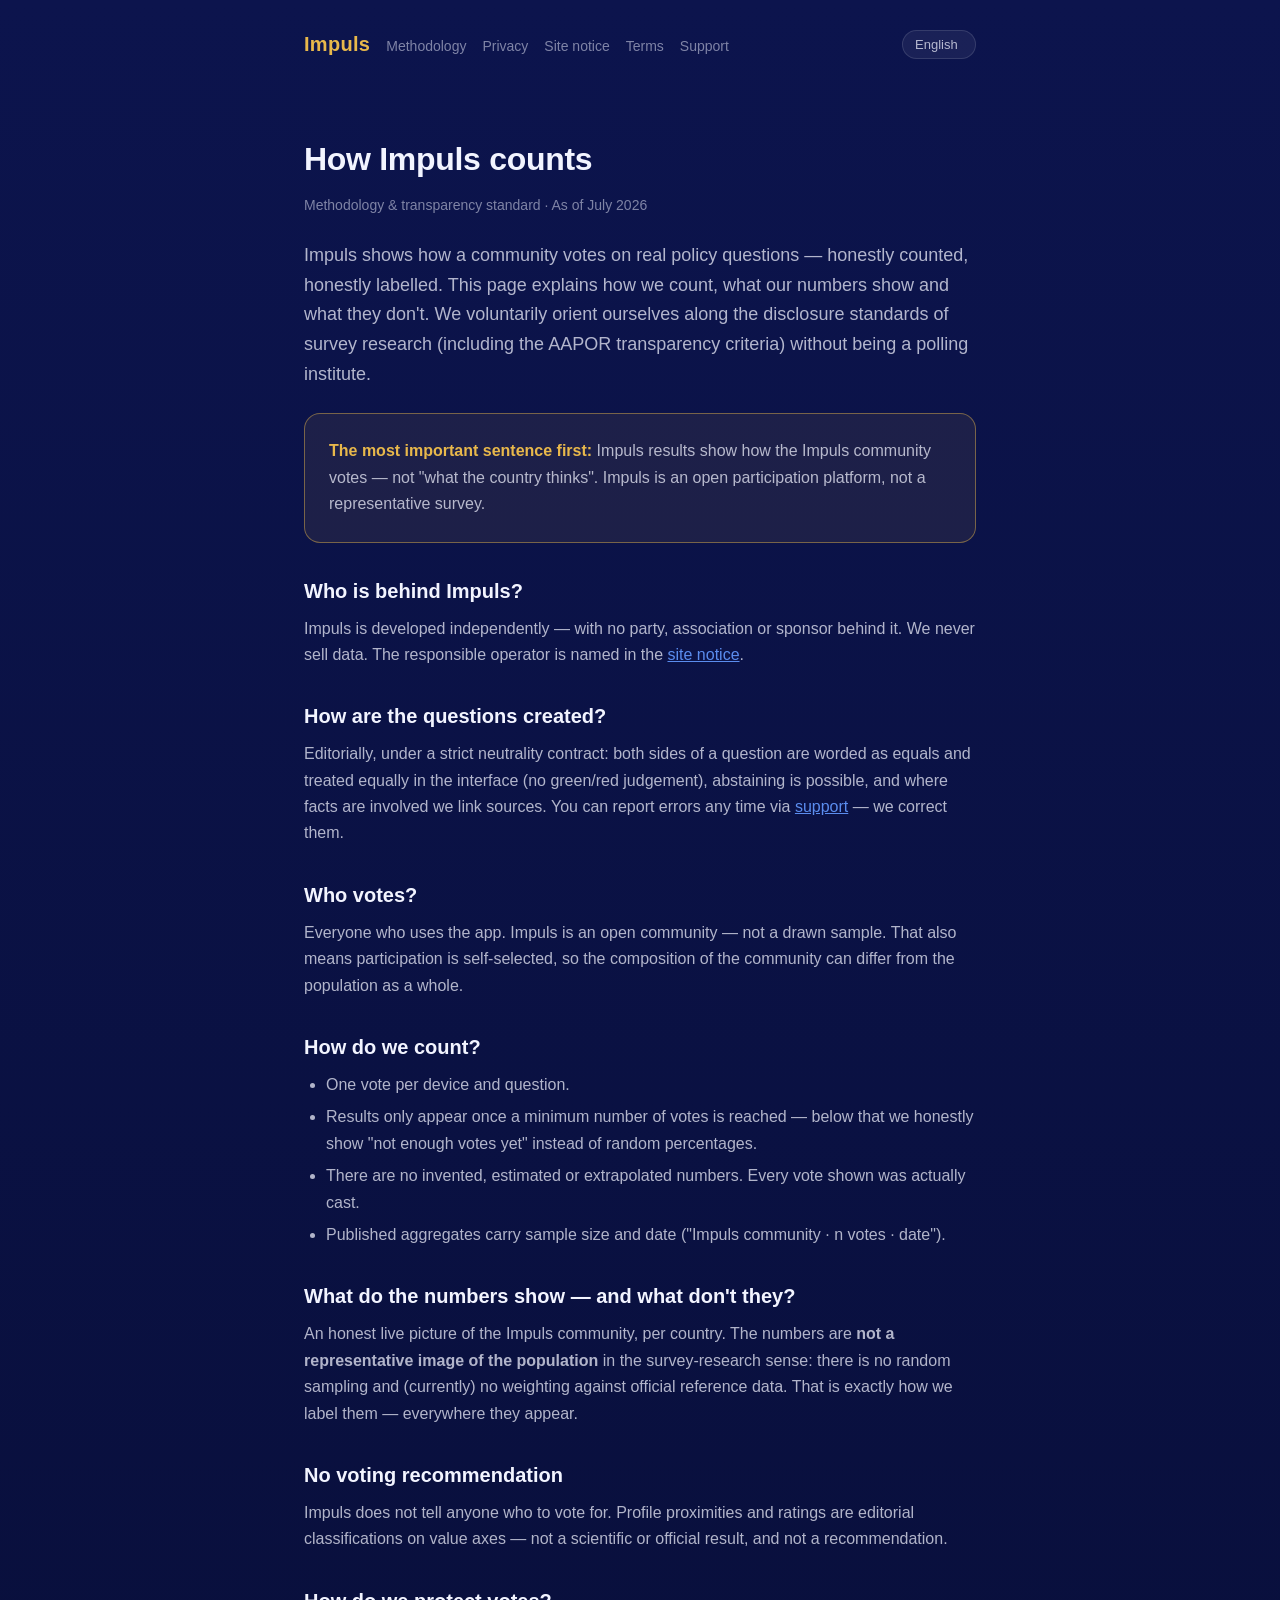
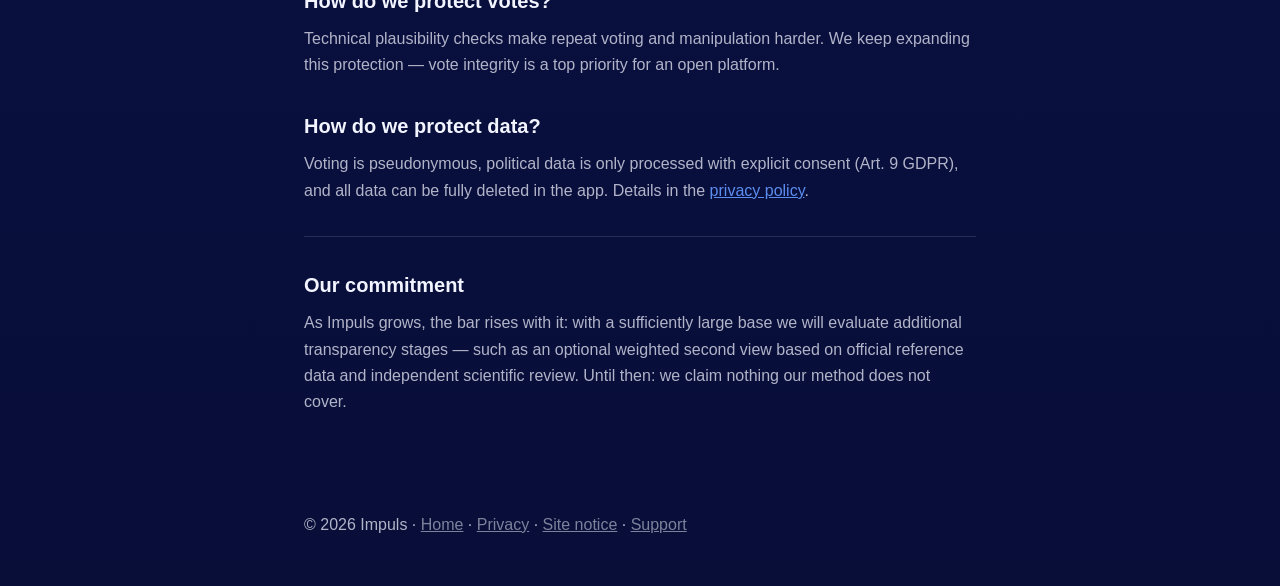
<file: methodik_en.html>
<!doctype html>
<html lang="en">
<head>
  <meta charset="utf-8">
  <meta name="viewport" content="width=device-width, initial-scale=1">
  <title>Methodology — How Impuls counts</title>
  <meta name="description" content="How Impuls counts votes, what the numbers show — and what they don't. The transparency standard of the Impuls app.">
  <link rel="stylesheet" href="style.css">
</head>
<body>
  <header class="site">
    <a class="brand" href="index.html">Impuls</a>
    <nav>
      <a href="methodik_en.html">Methodology</a>
      <a href="datenschutz_en.html">Privacy</a>
      <a href="impressum_en.html">Site notice</a>
      <a href="nutzungsbedingungen_en.html">Terms</a>
      <a href="support.html">Support</a>
    </nav>
  </header>
  <main>
    <h1>How Impuls counts</h1>
    <p class="meta">Methodology &amp; transparency standard · As of July 2026</p>

    <p class="lead">Impuls shows how a community votes on real policy
    questions — honestly counted, honestly labelled. This page explains how
    we count, what our numbers show and what they don't. We voluntarily
    orient ourselves along the disclosure standards of survey research
    (including the AAPOR transparency criteria) without being a polling
    institute.</p>

    <div class="card notice">
      <p><strong>The most important sentence first:</strong> Impuls results
      show how the Impuls community votes — not "what the country thinks".
      Impuls is an open participation platform, not a representative
      survey.</p>
    </div>

    <h2>Who is behind Impuls?</h2>
    <p>Impuls is developed independently — with no party, association or
    sponsor behind it. We never sell data. The responsible operator is
    named in the <a href="impressum_en.html">site notice</a>.</p>

    <h2>How are the questions created?</h2>
    <p>Editorially, under a strict neutrality contract: both sides of a
    question are worded as equals and treated equally in the interface (no
    green/red judgement), abstaining is possible, and where facts are
    involved we link sources. You can report errors any time via
    <a href="support.html">support</a> — we correct them.</p>

    <h2>Who votes?</h2>
    <p>Everyone who uses the app. Impuls is an open community — not a drawn
    sample. That also means participation is self-selected, so the
    composition of the community can differ from the population as a
    whole.</p>

    <h2>How do we count?</h2>
    <ul>
      <li>One vote per device and question.</li>
      <li>Results only appear once a minimum number of votes is reached —
      below that we honestly show "not enough votes yet" instead of random
      percentages.</li>
      <li>There are no invented, estimated or extrapolated numbers. Every
      vote shown was actually cast.</li>
      <li>Published aggregates carry sample size and date
      ("Impuls community · n votes · date").</li>
    </ul>

    <h2>What do the numbers show — and what don't they?</h2>
    <p>An honest live picture of the Impuls community, per country. The
    numbers are <strong>not a representative image of the population</strong>
    in the survey-research sense: there is no random sampling and
    (currently) no weighting against official reference data. That is
    exactly how we label them — everywhere they appear.</p>

    <h2>No voting recommendation</h2>
    <p>Impuls does not tell anyone who to vote for. Profile proximities and
    ratings are editorial classifications on value axes — not a scientific
    or official result, and not a recommendation.</p>

    <h2>How do we protect votes?</h2>
    <p>Technical plausibility checks make repeat voting and manipulation
    harder. We keep expanding this protection — vote integrity is a top
    priority for an open platform.</p>

    <h2>How do we protect data?</h2>
    <p>Voting is pseudonymous, political data is only processed with
    explicit consent (Art. 9 GDPR), and all data can be fully deleted in
    the app. Details in the <a href="datenschutz_en.html">privacy
    policy</a>.</p>

    <hr>

    <h2>Our commitment</h2>
    <p>As Impuls grows, the bar rises with it: with a sufficiently large
    base we will evaluate additional transparency stages — such as an
    optional weighted second view based on official reference data and
    independent scientific review. Until then: we claim nothing our method
    does not cover.</p>
  </main>
  <footer>
    <p>© 2026 Impuls · <a href="index.html">Home</a> · <a href="datenschutz_en.html">Privacy</a> · <a href="impressum_en.html">Site notice</a> · <a href="support.html">Support</a></p>
  </footer>
  <script src="legal-lang.js" defer></script>
</body>
</html>
</file>
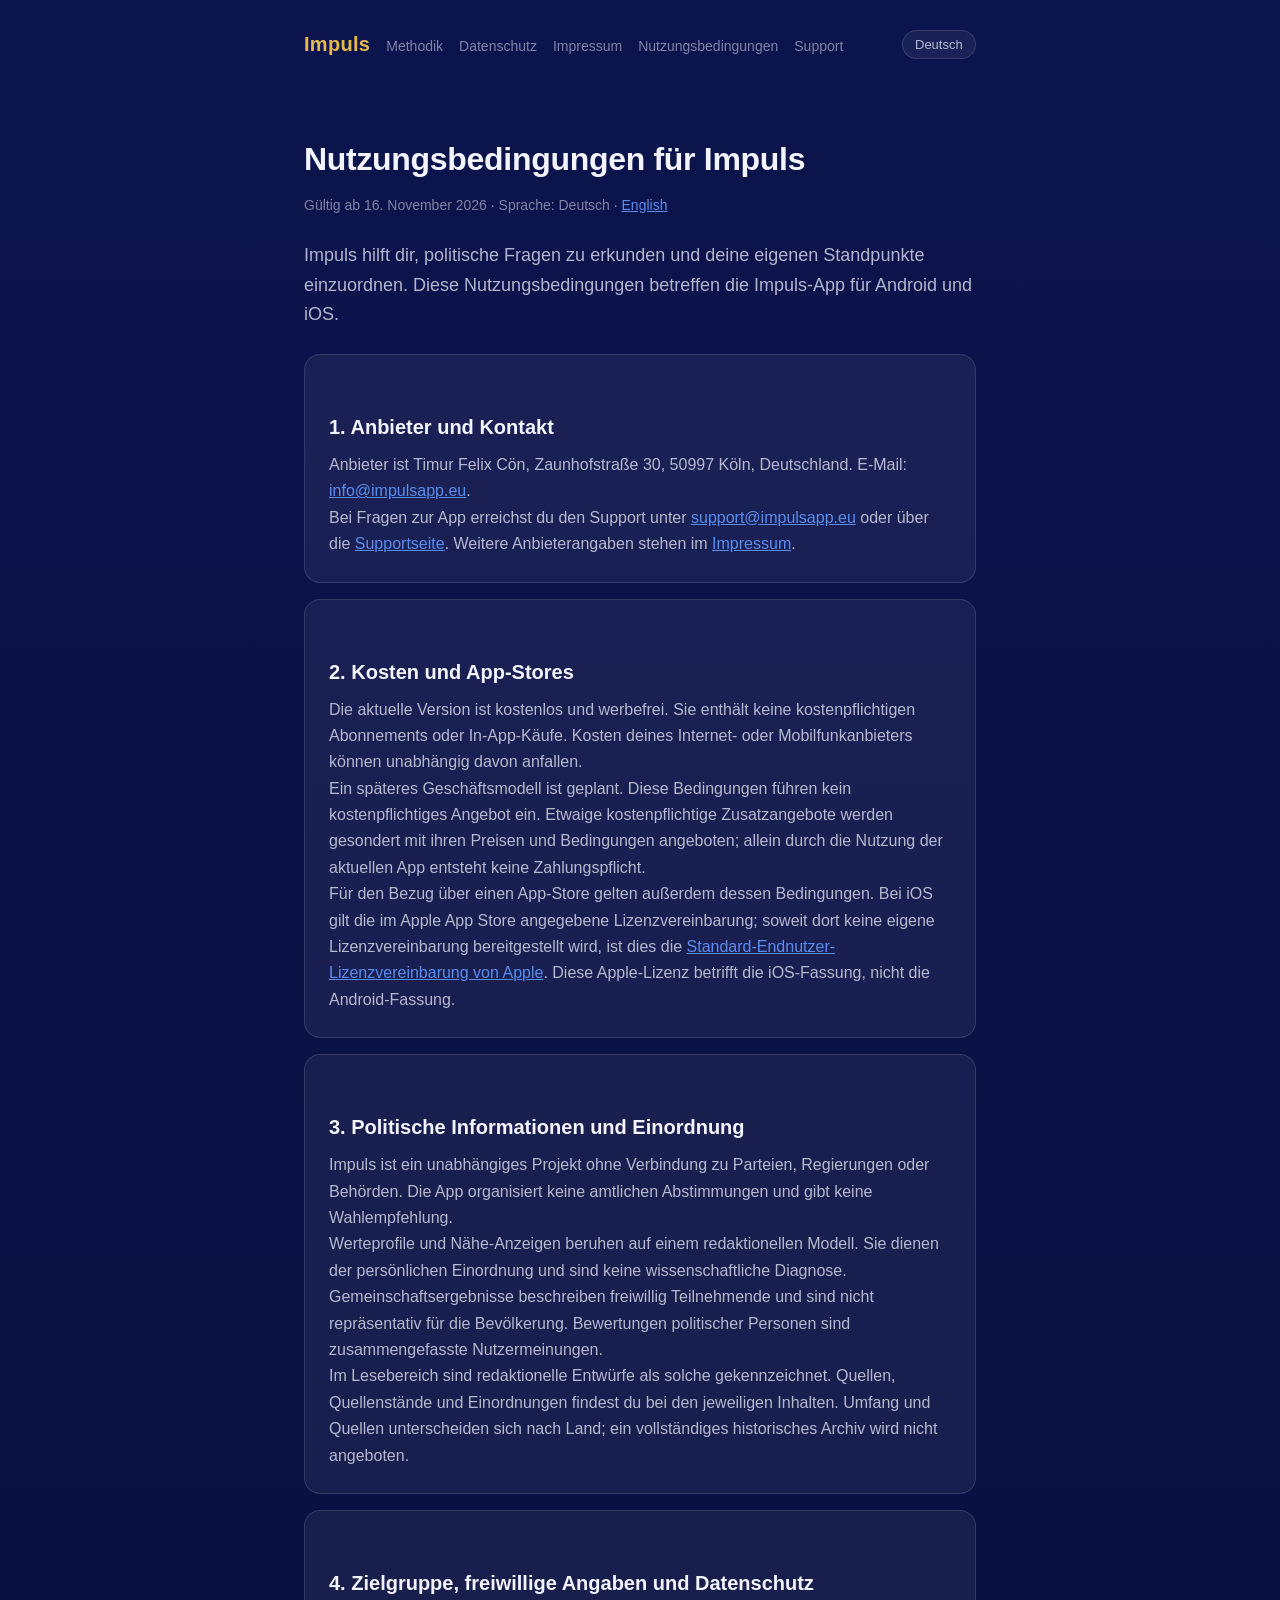
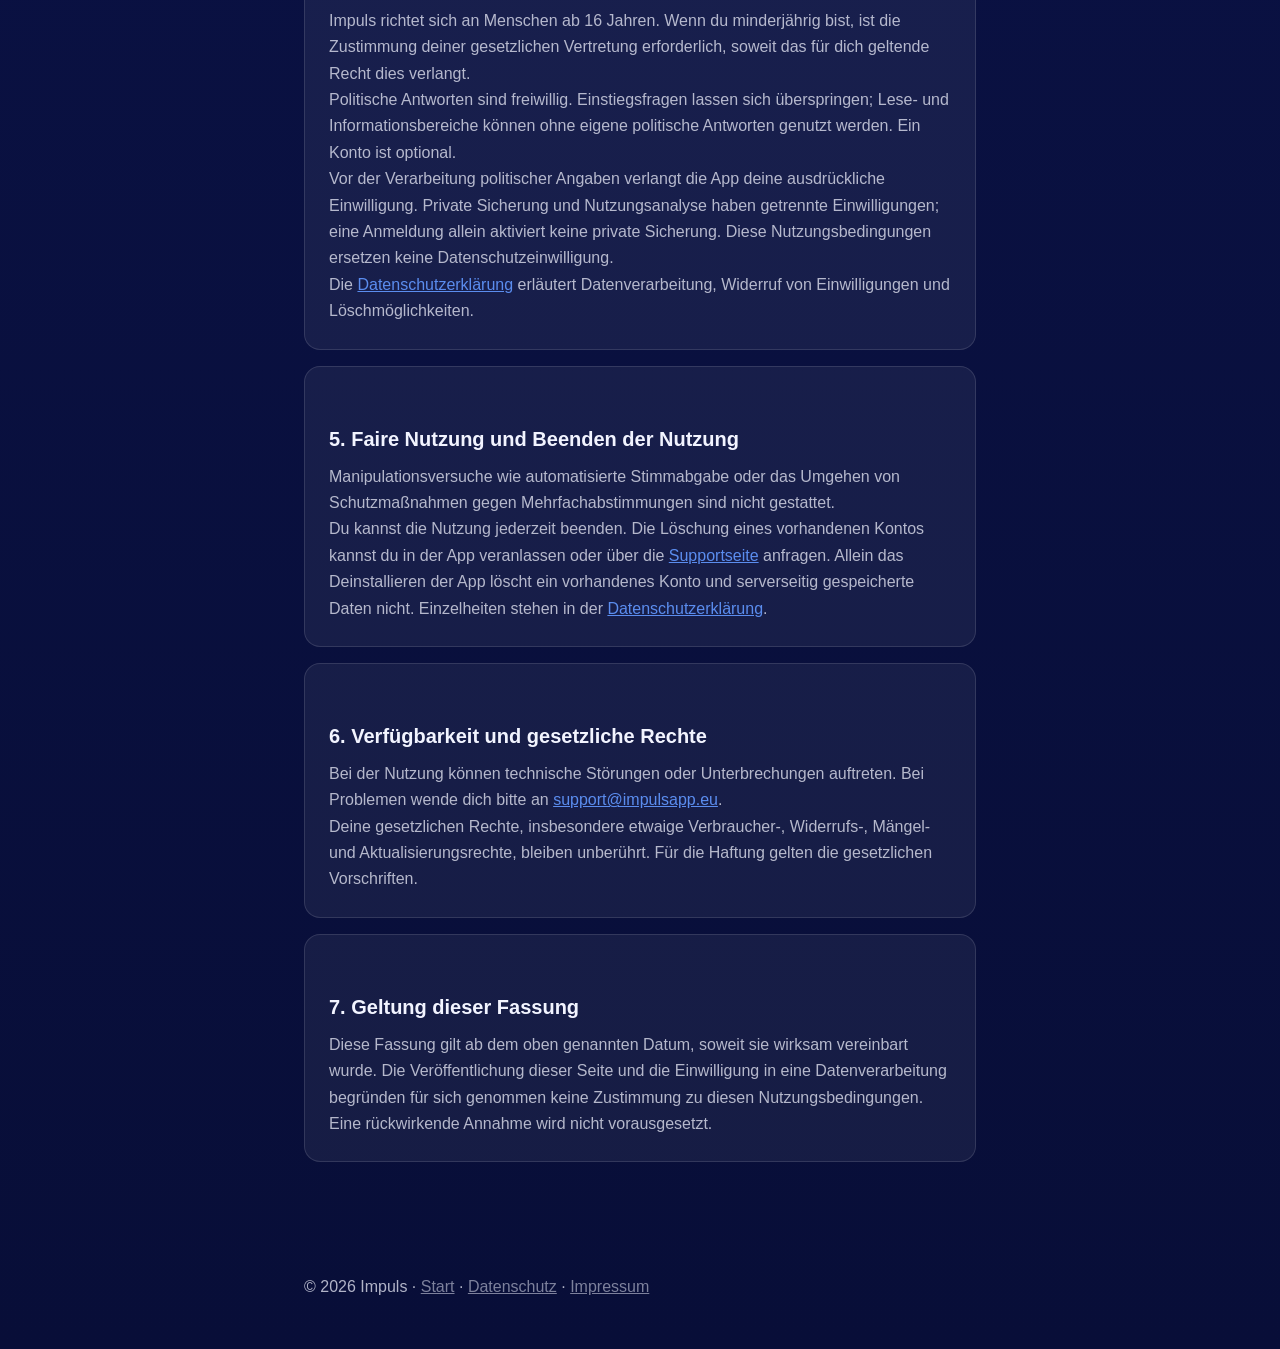
<file: nutzungsbedingungen.html>
<!doctype html>
<html lang="de">
<head>
  <meta charset="utf-8">
  <meta name="viewport" content="width=device-width, initial-scale=1">
  <title>Nutzungsbedingungen für Impuls</title>
  <link rel="stylesheet" href="style.css">
</head>
<body>
  <header class="site">
    <a class="brand" href="index.html">Impuls</a>
    <nav>
      <a href="methodik.html">Methodik</a>
      <a href="datenschutz.html">Datenschutz</a>
      <a href="impressum.html">Impressum</a>
      <a href="nutzungsbedingungen.html">Nutzungsbedingungen</a>
      <a href="support.html">Support</a>
    </nav>
  </header>
  <main>
    <h1>Nutzungsbedingungen für Impuls</h1>
    <p class="meta"><time datetime="2026-11-16">Gültig ab 16. November 2026</time> · Sprache: Deutsch · <a href="nutzungsbedingungen_en.html">English</a></p>
    <p class="lead">Impuls hilft dir, politische Fragen zu erkunden und deine eigenen Standpunkte einzuordnen. Diese Nutzungsbedingungen betreffen die Impuls-App für Android und iOS.</p>
    <section class="card">
      <h2>1. Anbieter und Kontakt</h2>
      <p>Anbieter ist Timur Felix Cön, Zaunhofstraße 30, 50997 Köln, Deutschland. E-Mail: <a href="mailto:info@impulsapp.eu">info@impulsapp.eu</a>.</p>
      <p>Bei Fragen zur App erreichst du den Support unter <a href="mailto:support@impulsapp.eu">support@impulsapp.eu</a> oder über die <a href="support.html">Supportseite</a>. Weitere Anbieterangaben stehen im <a href="impressum.html">Impressum</a>.</p>
    </section>
    <section class="card">
      <h2>2. Kosten und App-Stores</h2>
      <p>Die aktuelle Version ist kostenlos und werbefrei. Sie enthält keine kostenpflichtigen Abonnements oder In-App-Käufe. Kosten deines Internet- oder Mobilfunkanbieters können unabhängig davon anfallen.</p>
      <p>Ein späteres Geschäftsmodell ist geplant. Diese Bedingungen führen kein kostenpflichtiges Angebot ein. Etwaige kostenpflichtige Zusatzangebote werden gesondert mit ihren Preisen und Bedingungen angeboten; allein durch die Nutzung der aktuellen App entsteht keine Zahlungspflicht.</p>
      <p>Für den Bezug über einen App-Store gelten außerdem dessen Bedingungen. Bei iOS gilt die im Apple App Store angegebene Lizenzvereinbarung; soweit dort keine eigene Lizenzvereinbarung bereitgestellt wird, ist dies die <a href="https://www.apple.com/legal/internet-services/itunes/dev/stdeula/">Standard-Endnutzer-Lizenzvereinbarung von Apple</a>. Diese Apple-Lizenz betrifft die iOS-Fassung, nicht die Android-Fassung.</p>
    </section>
    <section class="card">
      <h2>3. Politische Informationen und Einordnung</h2>
      <p>Impuls ist ein unabhängiges Projekt ohne Verbindung zu Parteien, Regierungen oder Behörden. Die App organisiert keine amtlichen Abstimmungen und gibt keine Wahlempfehlung.</p>
      <p>Werteprofile und Nähe-Anzeigen beruhen auf einem redaktionellen Modell. Sie dienen der persönlichen Einordnung und sind keine wissenschaftliche Diagnose. Gemeinschaftsergebnisse beschreiben freiwillig Teilnehmende und sind nicht repräsentativ für die Bevölkerung. Bewertungen politischer Personen sind zusammengefasste Nutzermeinungen.</p>
      <p>Im Lesebereich sind redaktionelle Entwürfe als solche gekennzeichnet. Quellen, Quellenstände und Einordnungen findest du bei den jeweiligen Inhalten. Umfang und Quellen unterscheiden sich nach Land; ein vollständiges historisches Archiv wird nicht angeboten.</p>
    </section>
    <section class="card">
      <h2>4. Zielgruppe, freiwillige Angaben und Datenschutz</h2>
      <p>Impuls richtet sich an Menschen ab 16 Jahren. Wenn du minderjährig bist, ist die Zustimmung deiner gesetzlichen Vertretung erforderlich, soweit das für dich geltende Recht dies verlangt.</p>
      <p>Politische Antworten sind freiwillig. Einstiegsfragen lassen sich überspringen; Lese- und Informationsbereiche können ohne eigene politische Antworten genutzt werden. Ein Konto ist optional.</p>
      <p>Vor der Verarbeitung politischer Angaben verlangt die App deine ausdrückliche Einwilligung. Private Sicherung und Nutzungsanalyse haben getrennte Einwilligungen; eine Anmeldung allein aktiviert keine private Sicherung. Diese Nutzungsbedingungen ersetzen keine Datenschutzeinwilligung.</p>
      <p>Die <a href="datenschutz.html">Datenschutzerklärung</a> erläutert Datenverarbeitung, Widerruf von Einwilligungen und Löschmöglichkeiten.</p>
    </section>
    <section class="card">
      <h2>5. Faire Nutzung und Beenden der Nutzung</h2>
      <p>Manipulationsversuche wie automatisierte Stimmabgabe oder das Umgehen von Schutzmaßnahmen gegen Mehrfachabstimmungen sind nicht gestattet.</p>
      <p>Du kannst die Nutzung jederzeit beenden. Die Löschung eines vorhandenen Kontos kannst du in der App veranlassen oder über die <a href="support.html">Supportseite</a> anfragen. Allein das Deinstallieren der App löscht ein vorhandenes Konto und serverseitig gespeicherte Daten nicht. Einzelheiten stehen in der <a href="datenschutz.html">Datenschutzerklärung</a>.</p>
    </section>
    <section class="card">
      <h2>6. Verfügbarkeit und gesetzliche Rechte</h2>
      <p>Bei der Nutzung können technische Störungen oder Unterbrechungen auftreten. Bei Problemen wende dich bitte an <a href="mailto:support@impulsapp.eu">support@impulsapp.eu</a>.</p>
      <p>Deine gesetzlichen Rechte, insbesondere etwaige Verbraucher-, Widerrufs-, Mängel- und Aktualisierungsrechte, bleiben unberührt. Für die Haftung gelten die gesetzlichen Vorschriften.</p>
    </section>
    <section class="card">
      <h2>7. Geltung dieser Fassung</h2>
      <p>Diese Fassung gilt ab dem oben genannten Datum, soweit sie wirksam vereinbart wurde. Die Veröffentlichung dieser Seite und die Einwilligung in eine Datenverarbeitung begründen für sich genommen keine Zustimmung zu diesen Nutzungsbedingungen. Eine rückwirkende Annahme wird nicht vorausgesetzt.</p>
    </section>
  </main>
  <footer>
    <p>© 2026 Impuls · <a href="index.html">Start</a> · <a href="datenschutz.html">Datenschutz</a> · <a href="impressum.html">Impressum</a></p>
  </footer>
  <script src="legal-lang.js" defer></script>
</body>
</html>
</file>
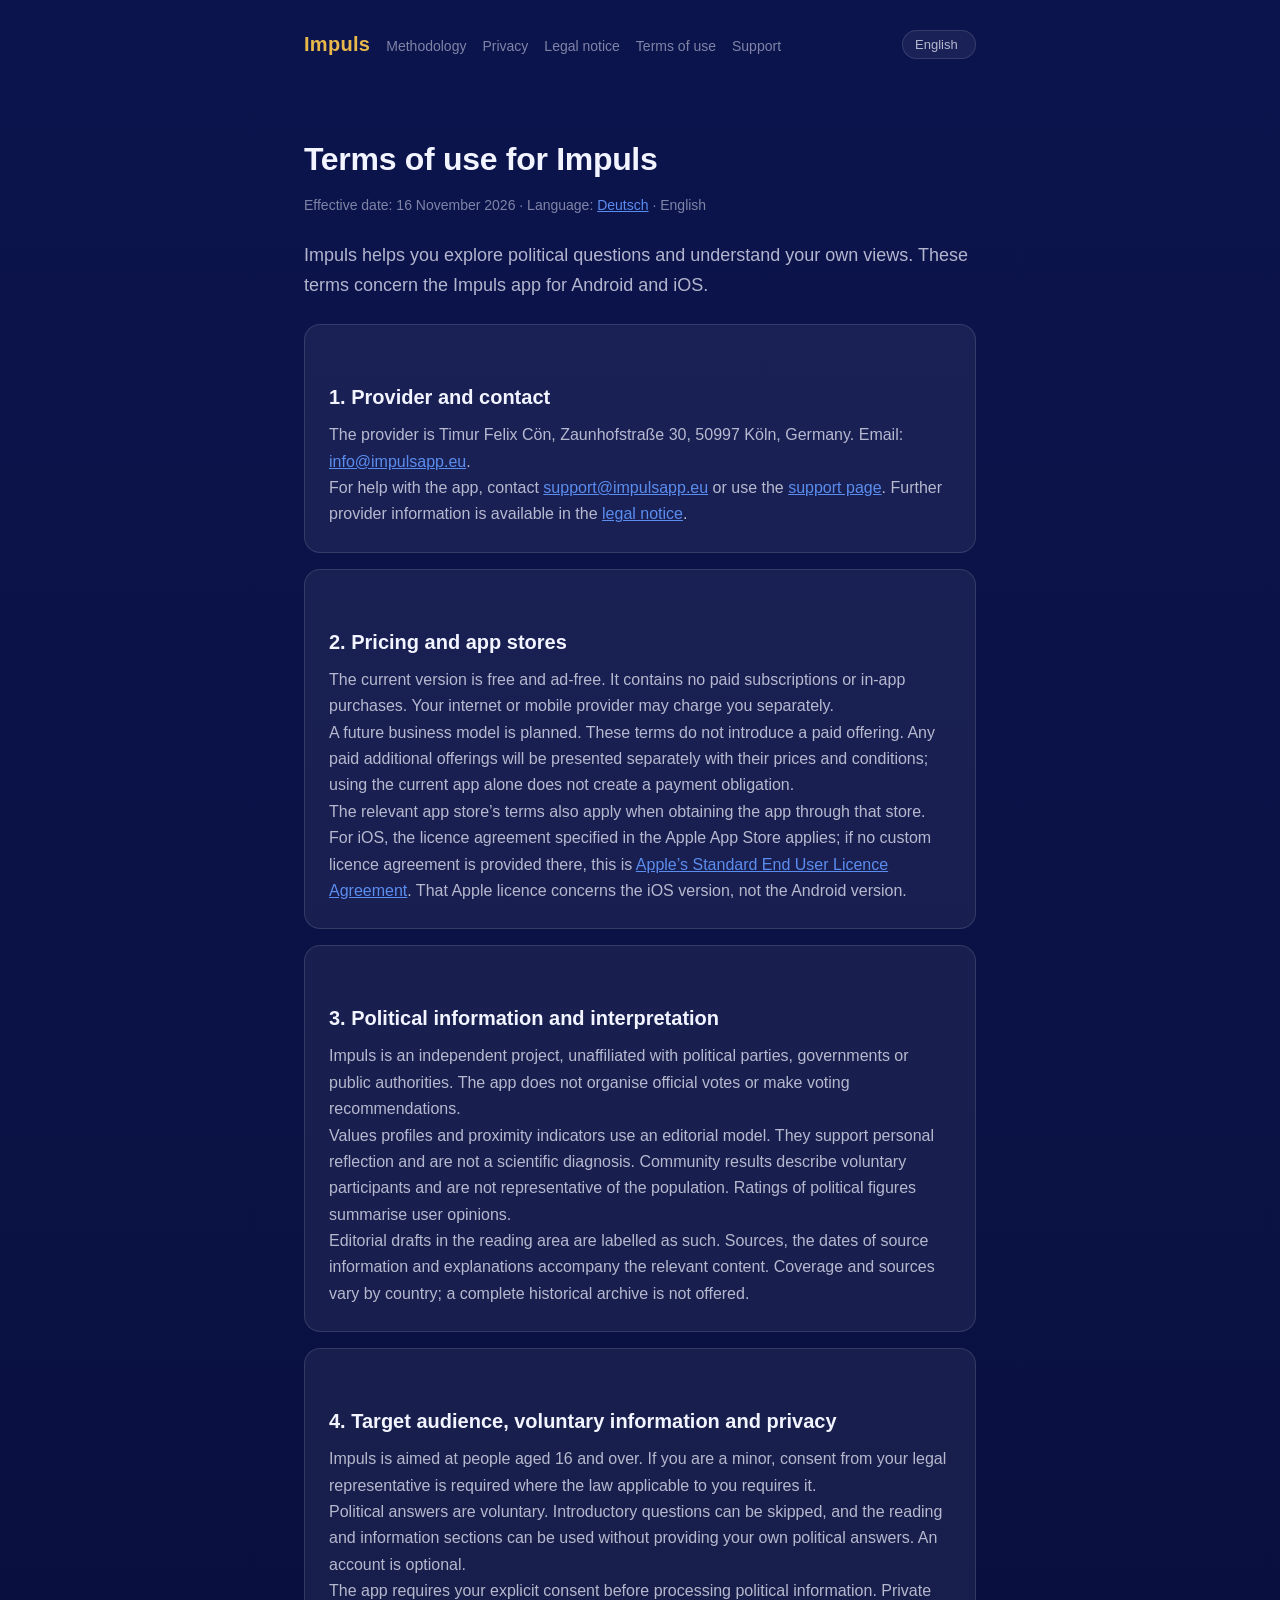
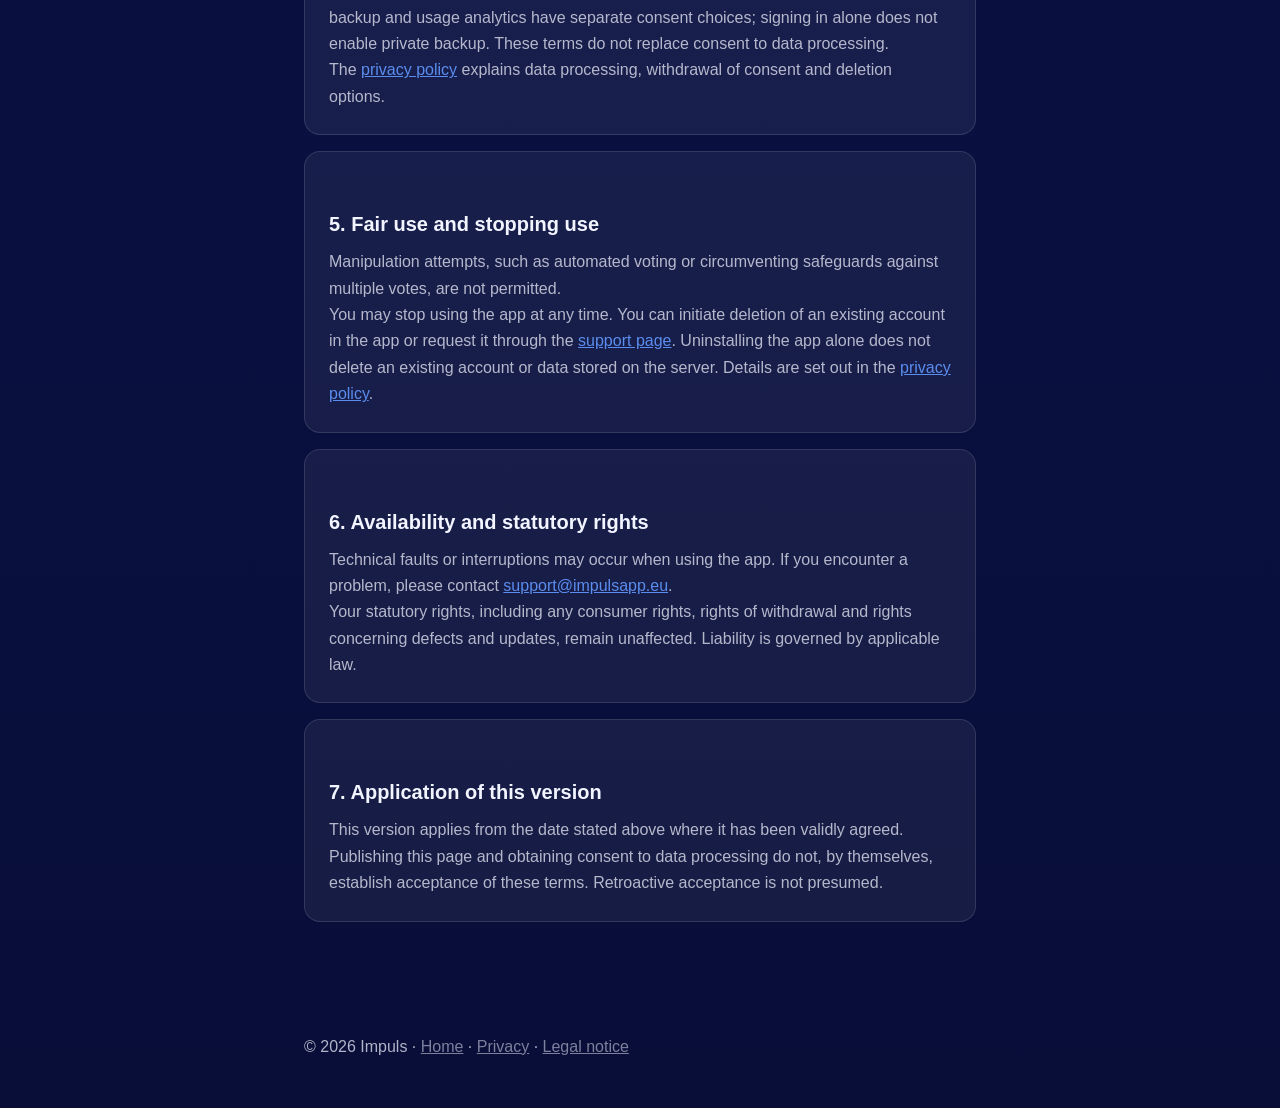
<file: nutzungsbedingungen_en.html>
<!doctype html>
<html lang="en">
<head>
  <meta charset="utf-8">
  <meta name="viewport" content="width=device-width, initial-scale=1">
  <title>Terms of use for Impuls</title>
  <link rel="stylesheet" href="style.css">
</head>
<body>
  <header class="site">
    <a class="brand" href="index.html">Impuls</a>
    <nav>
      <a href="methodik_en.html">Methodology</a>
      <a href="datenschutz_en.html">Privacy</a>
      <a href="impressum_en.html">Legal notice</a>
      <a href="nutzungsbedingungen_en.html">Terms of use</a>
      <a href="support.html">Support</a>
    </nav>
  </header>
  <main>
    <h1>Terms of use for Impuls</h1>
    <p class="meta"><time datetime="2026-11-16">Effective date: 16 November 2026</time> · Language: <a href="nutzungsbedingungen.html">Deutsch</a> · English</p>
    <p class="lead">Impuls helps you explore political questions and understand your own views. These terms concern the Impuls app for Android and iOS.</p>
    <section class="card">
      <h2>1. Provider and contact</h2>
      <p>The provider is Timur Felix Cön, Zaunhofstraße 30, 50997 Köln, Germany. Email: <a href="mailto:info@impulsapp.eu">info@impulsapp.eu</a>.</p>
      <p>For help with the app, contact <a href="mailto:support@impulsapp.eu">support@impulsapp.eu</a> or use the <a href="support.html">support page</a>. Further provider information is available in the <a href="impressum_en.html">legal notice</a>.</p>
    </section>
    <section class="card">
      <h2>2. Pricing and app stores</h2>
      <p>The current version is free and ad-free. It contains no paid subscriptions or in-app purchases. Your internet or mobile provider may charge you separately.</p>
      <p>A future business model is planned. These terms do not introduce a paid offering. Any paid additional offerings will be presented separately with their prices and conditions; using the current app alone does not create a payment obligation.</p>
      <p>The relevant app store’s terms also apply when obtaining the app through that store. For iOS, the licence agreement specified in the Apple App Store applies; if no custom licence agreement is provided there, this is <a href="https://www.apple.com/legal/internet-services/itunes/dev/stdeula/">Apple’s Standard End User Licence Agreement</a>. That Apple licence concerns the iOS version, not the Android version.</p>
    </section>
    <section class="card">
      <h2>3. Political information and interpretation</h2>
      <p>Impuls is an independent project, unaffiliated with political parties, governments or public authorities. The app does not organise official votes or make voting recommendations.</p>
      <p>Values profiles and proximity indicators use an editorial model. They support personal reflection and are not a scientific diagnosis. Community results describe voluntary participants and are not representative of the population. Ratings of political figures summarise user opinions.</p>
      <p>Editorial drafts in the reading area are labelled as such. Sources, the dates of source information and explanations accompany the relevant content. Coverage and sources vary by country; a complete historical archive is not offered.</p>
    </section>
    <section class="card">
      <h2>4. Target audience, voluntary information and privacy</h2>
      <p>Impuls is aimed at people aged 16 and over. If you are a minor, consent from your legal representative is required where the law applicable to you requires it.</p>
      <p>Political answers are voluntary. Introductory questions can be skipped, and the reading and information sections can be used without providing your own political answers. An account is optional.</p>
      <p>The app requires your explicit consent before processing political information. Private backup and usage analytics have separate consent choices; signing in alone does not enable private backup. These terms do not replace consent to data processing.</p>
      <p>The <a href="datenschutz_en.html">privacy policy</a> explains data processing, withdrawal of consent and deletion options.</p>
    </section>
    <section class="card">
      <h2>5. Fair use and stopping use</h2>
      <p>Manipulation attempts, such as automated voting or circumventing safeguards against multiple votes, are not permitted.</p>
      <p>You may stop using the app at any time. You can initiate deletion of an existing account in the app or request it through the <a href="support.html">support page</a>. Uninstalling the app alone does not delete an existing account or data stored on the server. Details are set out in the <a href="datenschutz_en.html">privacy policy</a>.</p>
    </section>
    <section class="card">
      <h2>6. Availability and statutory rights</h2>
      <p>Technical faults or interruptions may occur when using the app. If you encounter a problem, please contact <a href="mailto:support@impulsapp.eu">support@impulsapp.eu</a>.</p>
      <p>Your statutory rights, including any consumer rights, rights of withdrawal and rights concerning defects and updates, remain unaffected. Liability is governed by applicable law.</p>
    </section>
    <section class="card">
      <h2>7. Application of this version</h2>
      <p>This version applies from the date stated above where it has been validly agreed. Publishing this page and obtaining consent to data processing do not, by themselves, establish acceptance of these terms. Retroactive acceptance is not presumed.</p>
    </section>
  </main>
  <footer>
    <p>© 2026 Impuls · <a href="index.html">Home</a> · <a href="datenschutz_en.html">Privacy</a> · <a href="impressum_en.html">Legal notice</a></p>
  </footer>
  <script src="legal-lang.js" defer></script>
</body>
</html>
</file>
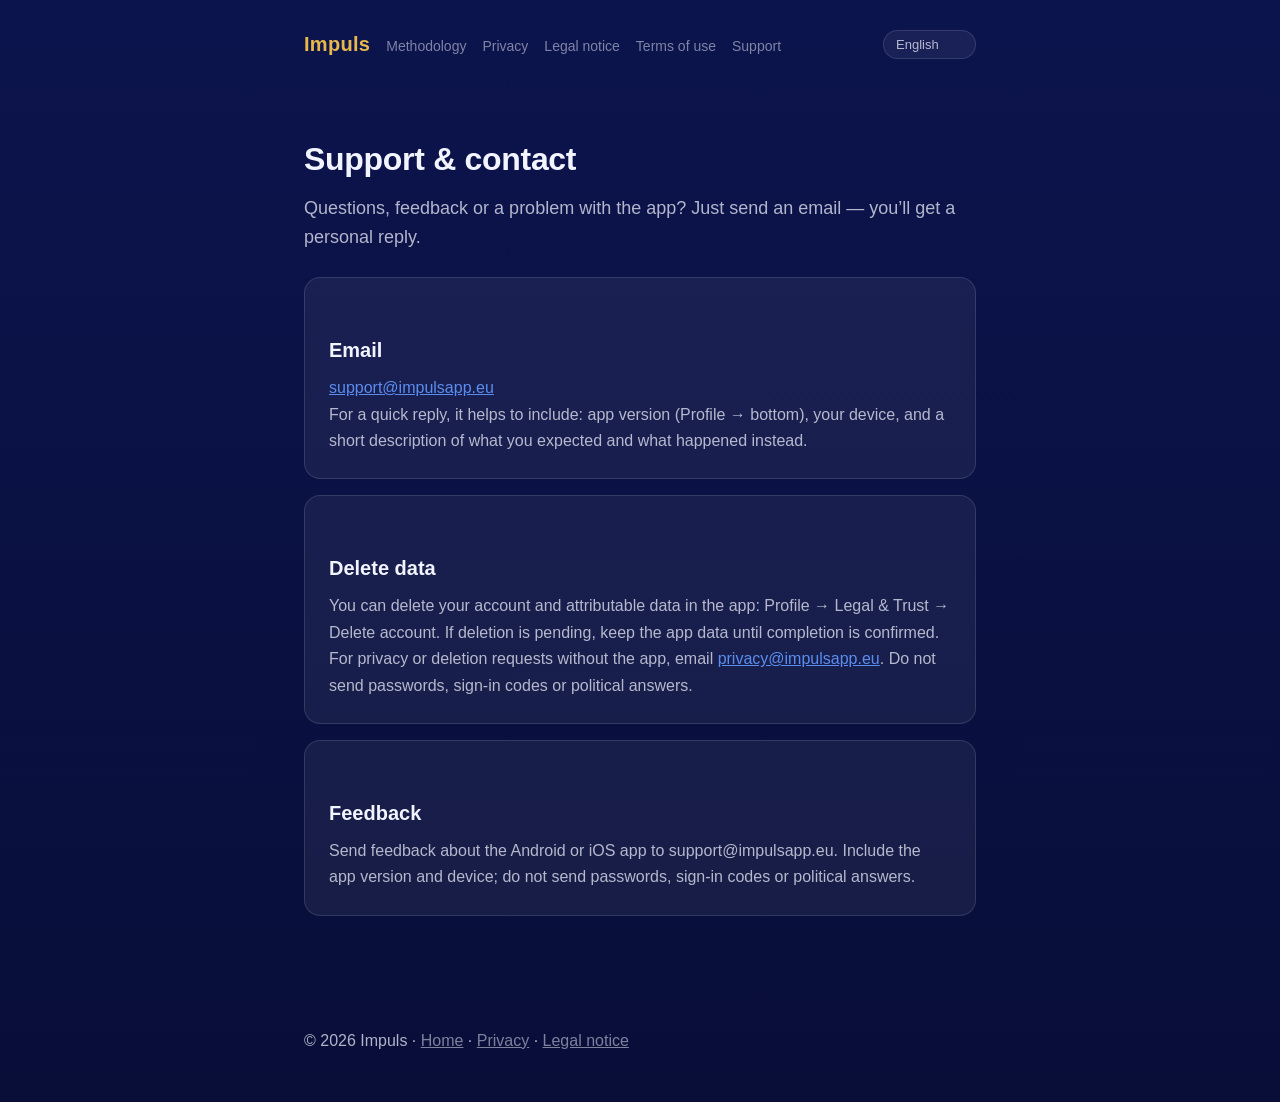
<file: support.html>
<!doctype html>
<html lang="de">
<head>
  <meta charset="utf-8">
  <meta name="viewport" content="width=device-width, initial-scale=1">
  <title data-i18n="sup_title">Support — Impuls</title>
  <link rel="stylesheet" href="style.css">
</head>
<body>
  <header class="site">
    <a class="brand" href="index.html">Impuls</a>
    <nav>
      <a href="methodik.html" data-i18n="nav_method">Methodik</a>
      <a href="datenschutz.html" data-i18n="nav_privacy">Datenschutz</a>
      <a href="impressum.html" data-i18n="nav_imprint">Impressum</a>
      <a href="nutzungsbedingungen.html" data-i18n="nav_terms">Nutzungsbedingungen</a>
      <a href="support.html" data-i18n="nav_support">Support</a>
    </nav>
    <select id="lang-switch" class="lang-switch" aria-label="Sprache / Language">
      <option value="de">Deutsch</option>
      <option value="en">English</option>
      <option value="it">Italiano</option>
      <option value="fr">Français</option>
      <option value="es">Español</option>
      <option value="nl">Nederlands</option>
      <option value="pl">Polski</option>
    </select>
  </header>
  <main>
    <h1 data-i18n="sup_h1">Support &amp; Kontakt</h1>
    <p class="lead" data-i18n="sup_lead">Fragen, Feedback oder ein Problem mit der App?
    Schreib einfach eine E-Mail — du bekommst eine persönliche Antwort.</p>

    <div class="card">
      <h2 data-i18n="sup_c1_title">E-Mail</h2>
      <p><a href="mailto:support@impulsapp.eu?subject=Impuls%20Support">support@impulsapp.eu</a></p>
      <p data-i18n="sup_c1_help">Hilfreich für eine schnelle Antwort: App-Version (Profil → unten),
      dein Gerät und eine kurze Beschreibung, was du erwartet hast und was
      stattdessen passiert ist.</p>
    </div>

    <div class="card">
      <h2 data-i18n="sup_c2_title">Daten löschen</h2>
      <p data-i18n="sup_c2_body">Dein Konto und zuordenbare Daten kannst du in der App löschen: Profil → Rechtliches &amp; Vertrauen → Konto löschen. Bewahre bei einem ausstehenden Löschvorgang die App-Daten bis zum bestätigten Abschluss. Für Datenschutz- und Löschanfragen ohne App schreibe an <a href="mailto:privacy@impulsapp.eu">privacy@impulsapp.eu</a>. Sende keine Passwörter, Anmeldecodes oder politischen Antworten.</p>
    </div>

    <div class="card">
      <h2 data-i18n="sup_c3_title">Feedback</h2>
      <p data-i18n="sup_c3_body">Feedback zur Android- oder iOS-App kannst du an support@impulsapp.eu senden. Gib bitte App-Version und Gerät an; sende keine Passwörter, Anmeldecodes oder politischen Antworten.</p>
    </div>
  </main>
  <footer>
    <p data-i18n="sup_footer">© 2026 Impuls · <a href="index.html">Start</a> · <a href="datenschutz.html">Datenschutz</a> · <a href="impressum.html">Impressum</a></p>
  </footer>
  <script src="i18n.js" defer></script>
</body>
</html>
</file>
<file: style.css>
/* Impuls — statische Legal-/Landing-Site. Bewusst dependency-frei. */
:root {
  --bg: #0C144D;
  --bg-deep: #080E38;
  --card: rgba(255, 255, 255, 0.06);
  --border: rgba(255, 255, 255, 0.12);
  --text: #F2F4FF;
  --text-2: rgba(242, 244, 255, 0.72);
  --text-3: rgba(242, 244, 255, 0.5);
  --gold: #E8B84B;
  --accent: #5B8DEF;
}
* { box-sizing: border-box; margin: 0; padding: 0; }
body {
  font-family: -apple-system, BlinkMacSystemFont, "Inter", "Segoe UI", Roboto, sans-serif;
  background: linear-gradient(180deg, var(--bg) 0%, var(--bg-deep) 100%);
  color: var(--text);
  line-height: 1.65;
  min-height: 100vh;
}
main { max-width: 720px; margin: 0 auto; padding: 48px 24px 96px; }
header.site { max-width: 720px; margin: 0 auto; padding: 28px 24px 0; display: flex; align-items: baseline; gap: 16px; flex-wrap: wrap; }
header.site a.brand { color: var(--gold); font-weight: 800; font-size: 20px; text-decoration: none; letter-spacing: 0.3px; }
header.site nav { display: flex; gap: 16px; flex-wrap: wrap; }
header.site nav a { color: var(--text-3); text-decoration: none; font-size: 14px; }
header.site nav a:hover { color: var(--text); }
h1 { font-size: 32px; font-weight: 800; margin: 24px 0 8px; letter-spacing: -0.3px; }
h2 { font-size: 20px; font-weight: 700; margin: 32px 0 8px; }
h3 { font-size: 16px; font-weight: 700; margin: 20px 0 6px; }
p, li { color: var(--text-2); font-size: 16px; }
ul { padding-left: 22px; margin: 8px 0 16px; }
li { margin-bottom: 6px; }
a { color: var(--accent); }
.lead { font-size: 18px; color: var(--text-2); margin-bottom: 24px; }
.meta { color: var(--text-3); font-size: 14px; margin-bottom: 24px; }
.card {
  background: var(--card);
  border: 1px solid var(--border);
  border-radius: 16px;
  padding: 24px;
  margin: 16px 0;
}
.notice {
  border-color: rgba(232, 184, 75, 0.45);
  background: rgba(232, 184, 75, 0.08);
}
.notice strong { color: var(--gold); }
footer { max-width: 720px; margin: 0 auto; padding: 0 24px 48px; color: var(--text-3); font-size: 13px; }
footer a { color: var(--text-3); }
hr { border: none; border-top: 1px solid var(--border); margin: 32px 0; }
.cta {
  display: inline-block; background: var(--gold); color: #1A1A2E;
  font-weight: 700; padding: 12px 24px; border-radius: 999px;
  text-decoration: none; margin-top: 8px;
}
.lang-switch {
  margin-left: auto;
  align-self: center;
  background: var(--card);
  color: var(--text-2);
  border: 1px solid var(--border);
  border-radius: 999px;
  padding: 6px 12px;
  font-size: 13px;
  font-family: inherit;
  line-height: 1.2;
  cursor: pointer;
  -webkit-appearance: none;
  appearance: none;
}
.lang-switch:hover { color: var(--text); }
.lang-switch:focus-visible { outline: 2px solid var(--accent); outline-offset: 2px; }
</file>
